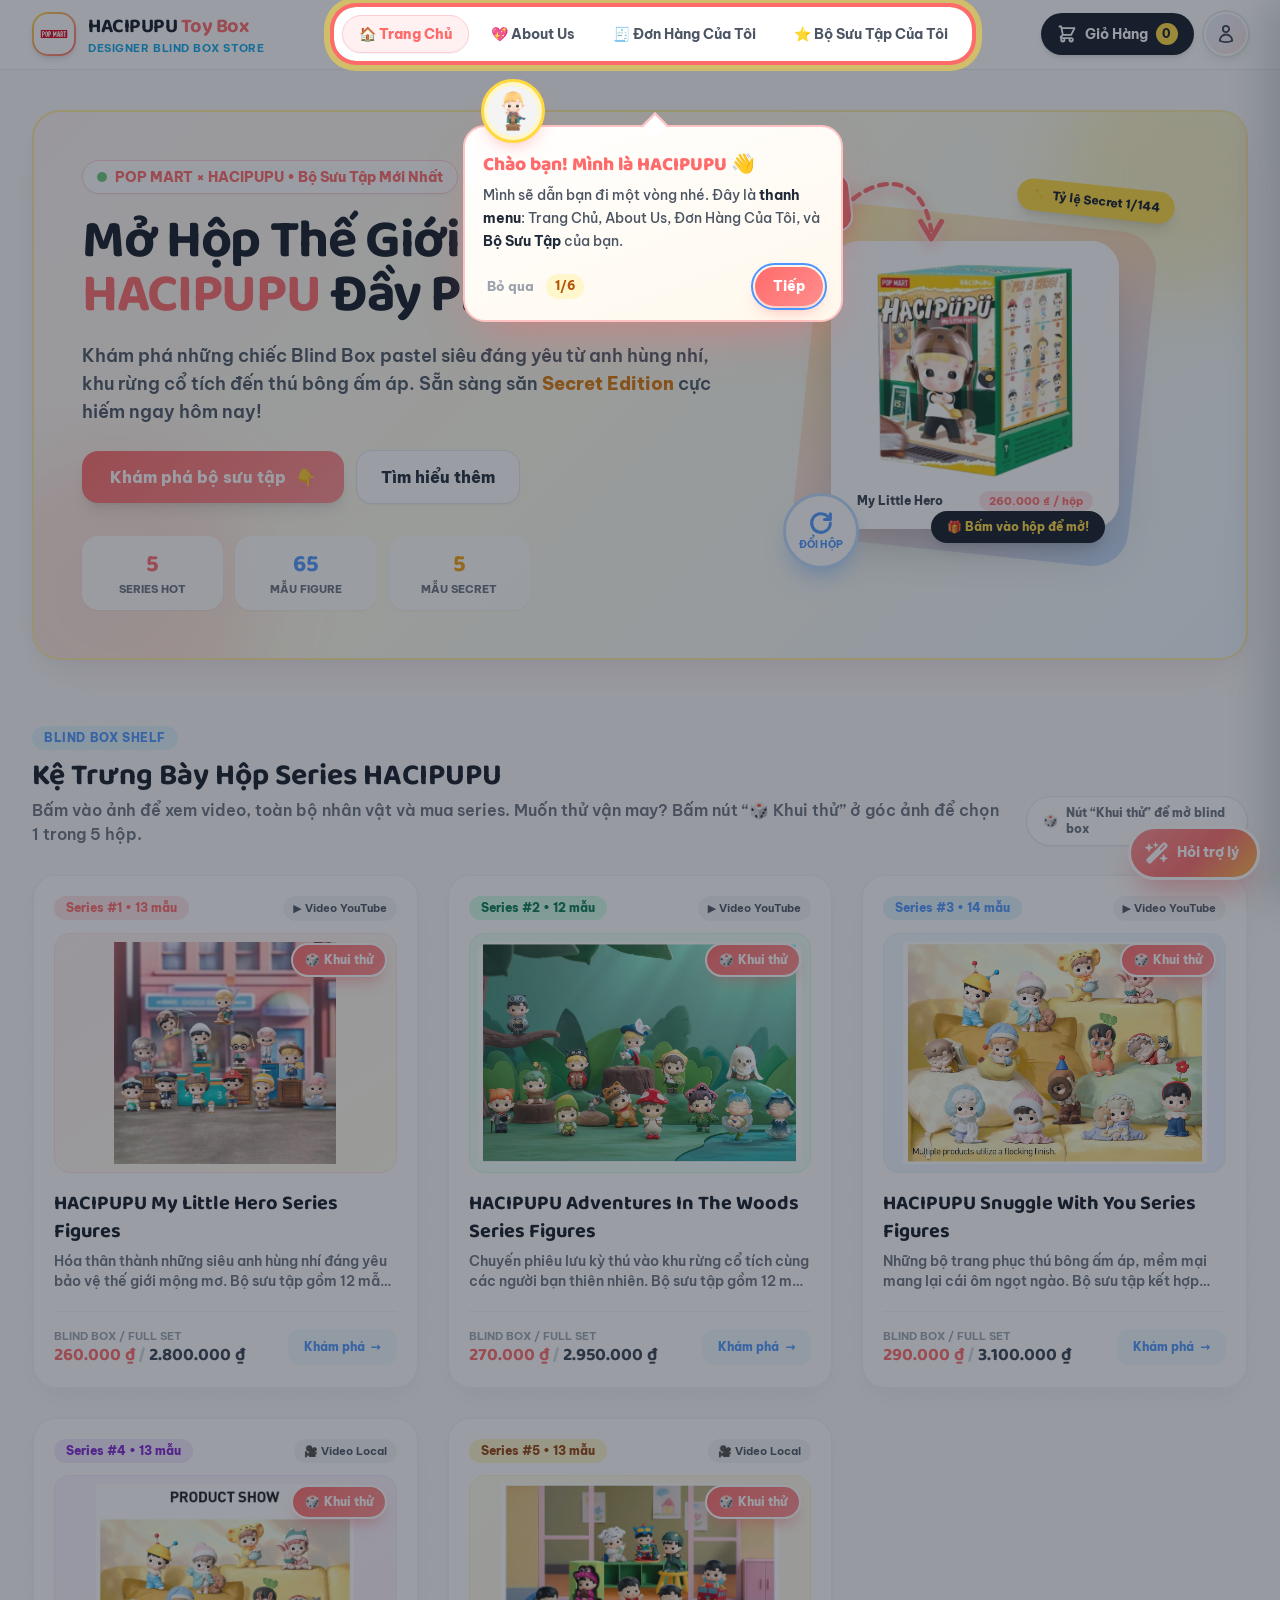
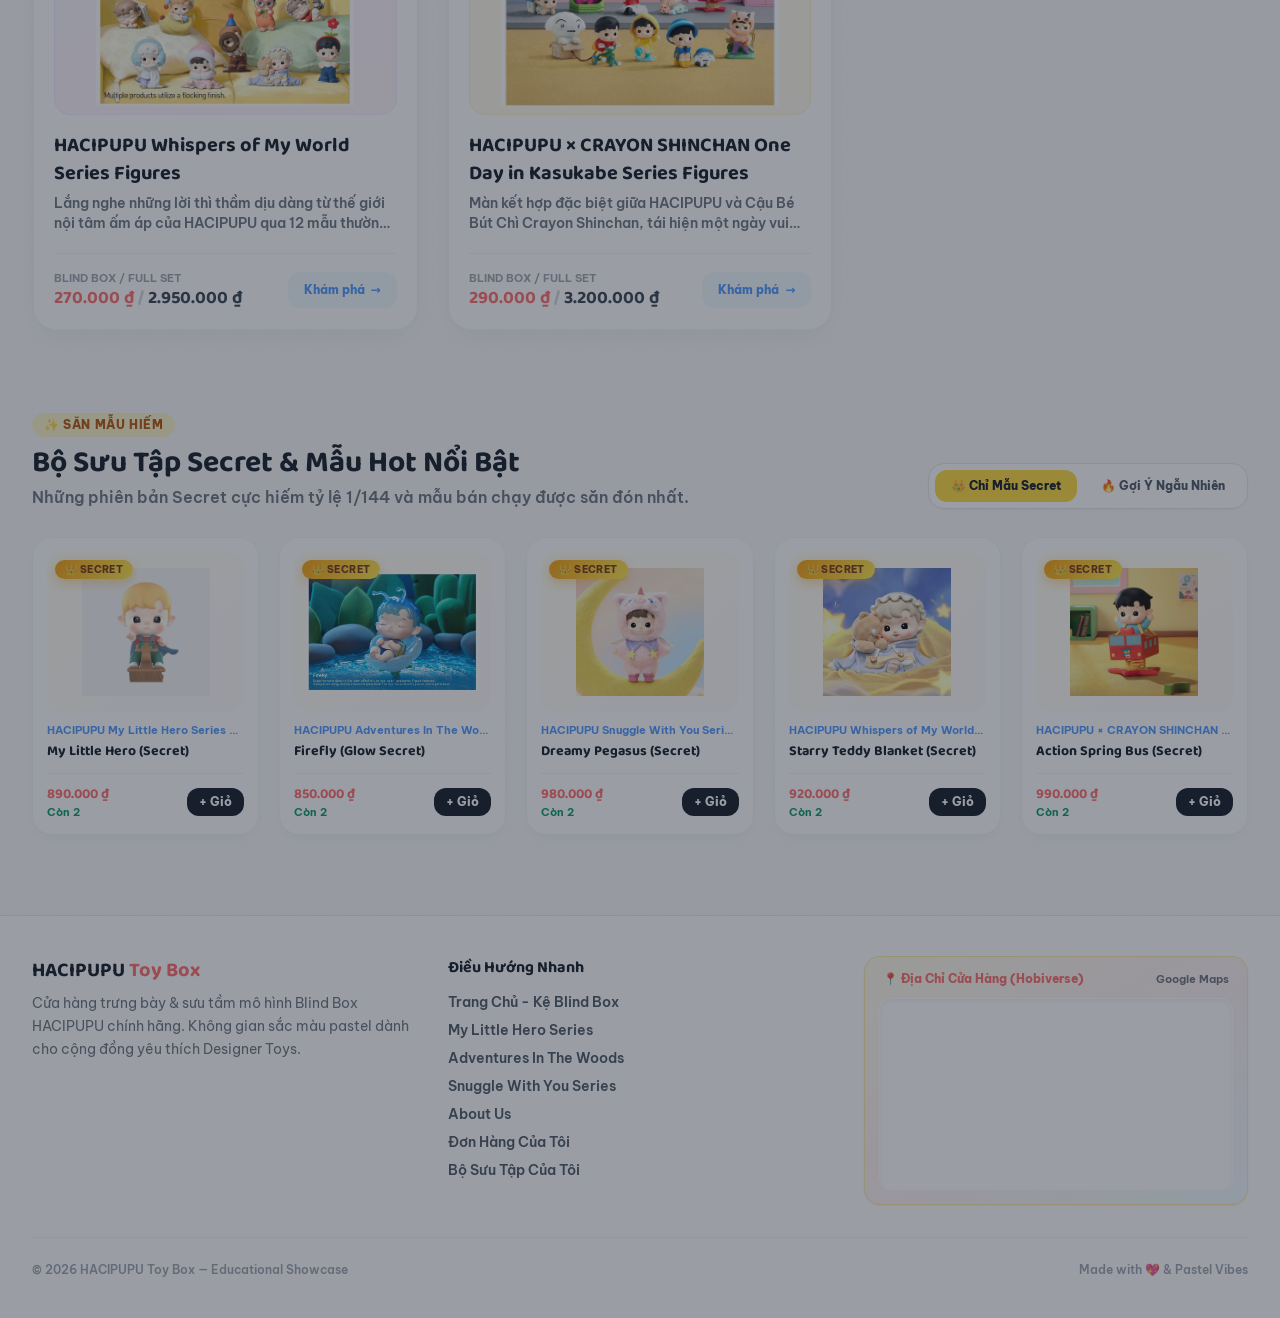
<file: index.html>
<!DOCTYPE html>
<html lang="vi">
<head>
  <meta charset="UTF-8" />
  <meta name="viewport" content="width=device-width, initial-scale=1.0" />
  <title>HACIPUPU Toy Box — Cửa Hàng Blind Box Chính Hãng</title>
  <link rel="icon" href="assets/favicon.svg?v=2" type="image/svg+xml" />
  <link rel="icon" href="assets/favicon-32.png?v=2" type="image/png" sizes="32x32" />
  <link rel="apple-touch-icon" href="assets/apple-touch-icon.png?v=2" />
  <link rel="preconnect" href="https://fonts.googleapis.com" />
  <link rel="preconnect" href="https://fonts.gstatic.com" crossorigin />
  <link href="https://fonts.googleapis.com/css2?family=Baloo+2:wght@600;700;800&family=Be+Vietnam+Pro:wght@400;500;600;700;800&display=swap" rel="stylesheet" />
  <link rel="stylesheet" href="css/styles.css" />
  <!-- Tailwind đã build sẵn (thay cho cdn.tailwindcss.com); đặt sau styles.css để giữ đúng thứ tự ưu tiên như bản CDN -->
  <link rel="stylesheet" href="css/tailwind.css" />
</head>
<body data-page="home" class="bg-toy-dots min-h-screen flex flex-col">
  <div id="site-header"></div>

  <main class="flex-1 max-w-7xl w-full mx-auto px-4 sm:px-6 lg:px-8 pt-6 sm:pt-10">
    <!-- Hero Banner -->
    <section class="hero-gradient rounded-[28px] p-6 sm:p-10 lg:p-12 relative overflow-hidden">
      <div class="absolute -top-16 -right-16 w-64 h-64 rounded-full bg-[#FFD93D]/25 blur-2xl pointer-events-none"></div>
      <div class="absolute -bottom-20 -left-16 w-72 h-72 rounded-full bg-[#FF6B6B]/15 blur-2xl pointer-events-none"></div>

      <div class="grid grid-cols-1 lg:grid-cols-12 gap-8 items-center relative z-10">
        <div class="lg:col-span-7 space-y-5">
          <div class="inline-flex items-center gap-2 px-3.5 py-1.5 rounded-full bg-white/90 border border-rose-200 shadow-sm text-xs sm:text-sm font-extrabold text-[#FF6B6B]">
            <span class="w-2.5 h-2.5 rounded-full bg-[#6BCB77] animate-pulse"></span>
            POP MART × HACIPUPU • Bộ Sưu Tập Mới Nhất
          </div>

          <h1 class="font-display font-bold text-3xl sm:text-5xl lg:text-[54px] text-gray-900 leading-[1.12] tracking-tight">
            Mở Hộp Thế Giới <br class="hidden sm:block" />
            <span class="text-[#FF6B6B]">HACIPUPU</span> Đầy Phép Màu!
          </h1>

          <p class="text-gray-600 text-base sm:text-lg max-w-2xl leading-relaxed font-semibold">
            Khám phá những chiếc Blind Box pastel siêu đáng yêu từ anh hùng nhí, khu rừng cổ tích đến thú bông ấm áp. Sẵn sàng săn <span class="text-amber-600 font-extrabold">Secret Edition</span> cực hiếm ngay hôm nay!
          </p>

          <div class="flex flex-wrap items-center gap-3 pt-1">
            <a
              href="#series-shelf"
              class="inline-flex items-center gap-2.5 px-7 py-3.5 rounded-2xl btn-coral font-extrabold text-base shadow-lg"
            >
              <span>Khám phá bộ sưu tập</span>
              <span>👇</span>
            </a>
            <a
              href="about.html"
              class="inline-flex items-center gap-2 px-6 py-3.5 rounded-2xl bg-white hover:bg-gray-50 text-gray-800 border border-gray-200 font-extrabold text-base shadow-sm transition"
            >
              <span>Tìm hiểu thêm</span>
            </a>
          </div>

          <div id="hero-stats" class="grid grid-cols-3 gap-3 pt-3 max-w-md">
            <div class="bg-white/85 rounded-2xl p-3 border border-white shadow-sm text-center">
              <div id="stat-series-count" class="font-display font-bold text-xl sm:text-2xl text-[#FF6B6B]">5</div>
              <div class="text-[11px] font-extrabold text-gray-500 uppercase">Series Hot</div>
            </div>
            <div class="bg-white/85 rounded-2xl p-3 border border-white shadow-sm text-center">
              <div id="stat-figure-count" class="font-display font-bold text-xl sm:text-2xl text-[#4D96FF]">65</div>
              <div class="text-[11px] font-extrabold text-gray-500 uppercase">Mẫu Figure</div>
            </div>
            <div class="bg-white/85 rounded-2xl p-3 border border-white shadow-sm text-center">
              <div id="stat-secret-count" class="font-display font-bold text-xl sm:text-2xl text-amber-500">5</div>
              <div class="text-[11px] font-extrabold text-gray-500 uppercase">Mẫu Secret</div>
            </div>
          </div>
        </div>

        <div class="lg:col-span-5 flex items-center justify-center">
          <div class="relative w-full max-w-sm aspect-square flex items-center justify-center">
            <div class="absolute inset-6 rounded-[36px] bg-gradient-to-br from-[#FFD93D]/40 via-[#FF6B6B]/20 to-[#4D96FF]/30 rotate-6"></div>

            <!-- Mũi tên chỉ vào hộp: làm nổi bật tính năng mở thử blind box -->
            <div class="hero-arrow" aria-hidden="true">
              <span class="hero-arrow-label">Thử mở<br />blind box ngay!</span>
              <!-- Mũi tên đi ra từ cạnh phải nhãn, vòng lên rồi cắm thẳng xuống hộp -->
              <svg class="hero-arrow-svg" viewBox="0 0 120 90" fill="none">
                <path d="M6 30 C 40 2, 86 4, 96 66" stroke="currentColor" stroke-width="5" stroke-linecap="round" stroke-dasharray="9 8" />
                <path d="M84 56 L96 76 L108 56" stroke="currentColor" stroke-width="6" stroke-linecap="round" stroke-linejoin="round" />
              </svg>
            </div>

            <button
              type="button"
              data-hero-open-box
              class="hero-open-box relative z-10 w-64 sm:w-72 bg-white rounded-[28px] p-4 shadow-2xl border-2 border-white animate-float text-left"
              aria-label="Mở ngay 1 blind box My Little Hero"
            >
              <img
                id="hero-main-box"
                src="img/HACIPUPU%20My%20Little%20Hero%20Series%20Figures/box-trim.png"
                alt="Hộp blind box My Little Hero"
                class="w-full h-56 object-contain"
                onerror="window.HacipupuApp.handleImgError(this)"
              />
              <div class="mt-2 flex items-center justify-between gap-2 px-2">
                <span id="hero-box-name" class="text-xs font-extrabold text-gray-700 truncate">My Little Hero</span>
                <span id="hero-box-price" class="shrink-0 px-2.5 py-0.5 rounded-full bg-rose-100 text-[#FF6B6B] text-[11px] font-extrabold">Blind Box</span>
              </div>
              <span class="hero-cta-pulse absolute -bottom-4 right-3 whitespace-nowrap px-4 py-2 rounded-full bg-gray-900 text-[#FFD93D] text-xs font-extrabold shadow-lg">
                🎁 Bấm vào hộp để mở!
              </span>
            </button>

            <!-- Nút đổi sang hộp của series khác -->
            <button type="button" id="hero-next-box" class="hero-next-btn" aria-label="Đổi sang hộp series khác" title="Đổi hộp khác">
              <svg viewBox="0 0 24 24" fill="none" stroke="currentColor" stroke-width="2.6" stroke-linecap="round" stroke-linejoin="round" class="w-7 h-7">
                <path d="M20 12a8 8 0 1 1-2.34-5.66" />
                <path d="M20 4v5h-5" />
              </svg>
              <span class="hero-next-label">Đổi hộp</span>
            </button>
            <div class="hidden sm:flex absolute -top-2 -right-2 z-20 px-3.5 py-2 rounded-2xl bg-[#FFD93D] text-gray-900 font-extrabold text-xs shadow-lg rotate-6 items-center gap-1.5">
              <span>✨</span> Tỷ lệ Secret 1/144
            </div>
          </div>
        </div>
      </div>
    </section>

    <!-- Series Showcase Grid -->
    <section id="series-shelf" class="mt-14 sm:mt-16 scroll-mt-24">
      <div class="flex flex-col sm:flex-row sm:items-end justify-between gap-4 mb-7">
        <div>
          <span class="inline-block px-3 py-1 rounded-full bg-sky-100 text-[#4D96FF] text-xs font-extrabold uppercase tracking-wider mb-2">
            Blind Box Shelf
          </span>
          <h2 class="font-display font-bold text-2xl sm:text-3xl text-gray-900">
            Kệ Trưng Bày Hộp Series HACIPUPU
          </h2>
          <p class="text-sm sm:text-base text-gray-500 font-semibold mt-1">
            Bấm vào ảnh để xem video, toàn bộ nhân vật và mua series. Muốn thử vận may? Bấm nút “🎲 Khui thử” ở góc ảnh để chọn 1 trong 5 hộp.
          </p>
        </div>
        <div class="inline-flex items-center gap-2 text-xs font-extrabold text-gray-500 bg-white px-4 py-2 rounded-full border border-gray-200 shadow-sm">
          <span>🎲</span> Nút “Khui thử” để mở blind box
        </div>
      </div>

      <div id="series-grid" class="grid grid-cols-1 sm:grid-cols-2 lg:grid-cols-3 gap-6 sm:gap-7">
        <!-- Skeleton placeholders -->
        <div class="h-96 rounded-3xl bg-white border border-gray-100 animate-pulse"></div>
        <div class="h-96 rounded-3xl bg-white border border-gray-100 animate-pulse"></div>
        <div class="h-96 rounded-3xl bg-white border border-gray-100 animate-pulse"></div>
      </div>
    </section>

    <!-- Featured / Secret Figures Strip -->
    <section class="mt-16 sm:mt-20">
      <div class="flex flex-col sm:flex-row sm:items-end justify-between gap-4 mb-7">
        <div>
          <span class="inline-block px-3 py-1 rounded-full bg-amber-100 text-amber-700 text-xs font-extrabold uppercase tracking-wider mb-2">
            ✨ Săn Mẫu Hiếm
          </span>
          <h2 class="font-display font-bold text-2xl sm:text-3xl text-gray-900">
            Bộ Sưu Tập Secret & Mẫu Hot Nổi Bật
          </h2>
          <p class="text-sm sm:text-base text-gray-500 font-semibold mt-1">
            Những phiên bản Secret cực hiếm tỷ lệ 1/144 và mẫu bán chạy được săn đón nhất.
          </p>
        </div>
        <div class="inline-flex items-center gap-2 bg-white p-1.5 rounded-2xl border border-gray-200 shadow-sm">
          <button
            type="button"
            data-strip-filter="secret"
            class="px-4 py-2 rounded-xl text-xs font-extrabold bg-[#FFD93D] text-gray-900 cursor-pointer transition"
          >👑 Chỉ Mẫu Secret</button>
          <button
            type="button"
            data-strip-filter="popular"
            class="px-4 py-2 rounded-xl text-xs font-extrabold text-gray-600 hover:bg-gray-100 cursor-pointer transition"
          >🔥 Gợi Ý Ngẫu Nhiên</button>
        </div>
      </div>

      <div id="featured-figures-grid" class="grid grid-cols-2 sm:grid-cols-3 lg:grid-cols-5 gap-4 sm:gap-5"></div>
    </section>
  </main>

  <div id="site-footer"></div>

  <script src="data/seed.js"></script>
  <script src="js/store.js"></script>
  <script src="js/app.js"></script>
  <script src="js/ai-config.js"></script>
  <script src="js/chatbot.js"></script>
  <script src="js/tour.js"></script>
  <script src="js/blindbox.js"></script>
  <script src="js/index.js"></script>
</body>
</html>
</file>
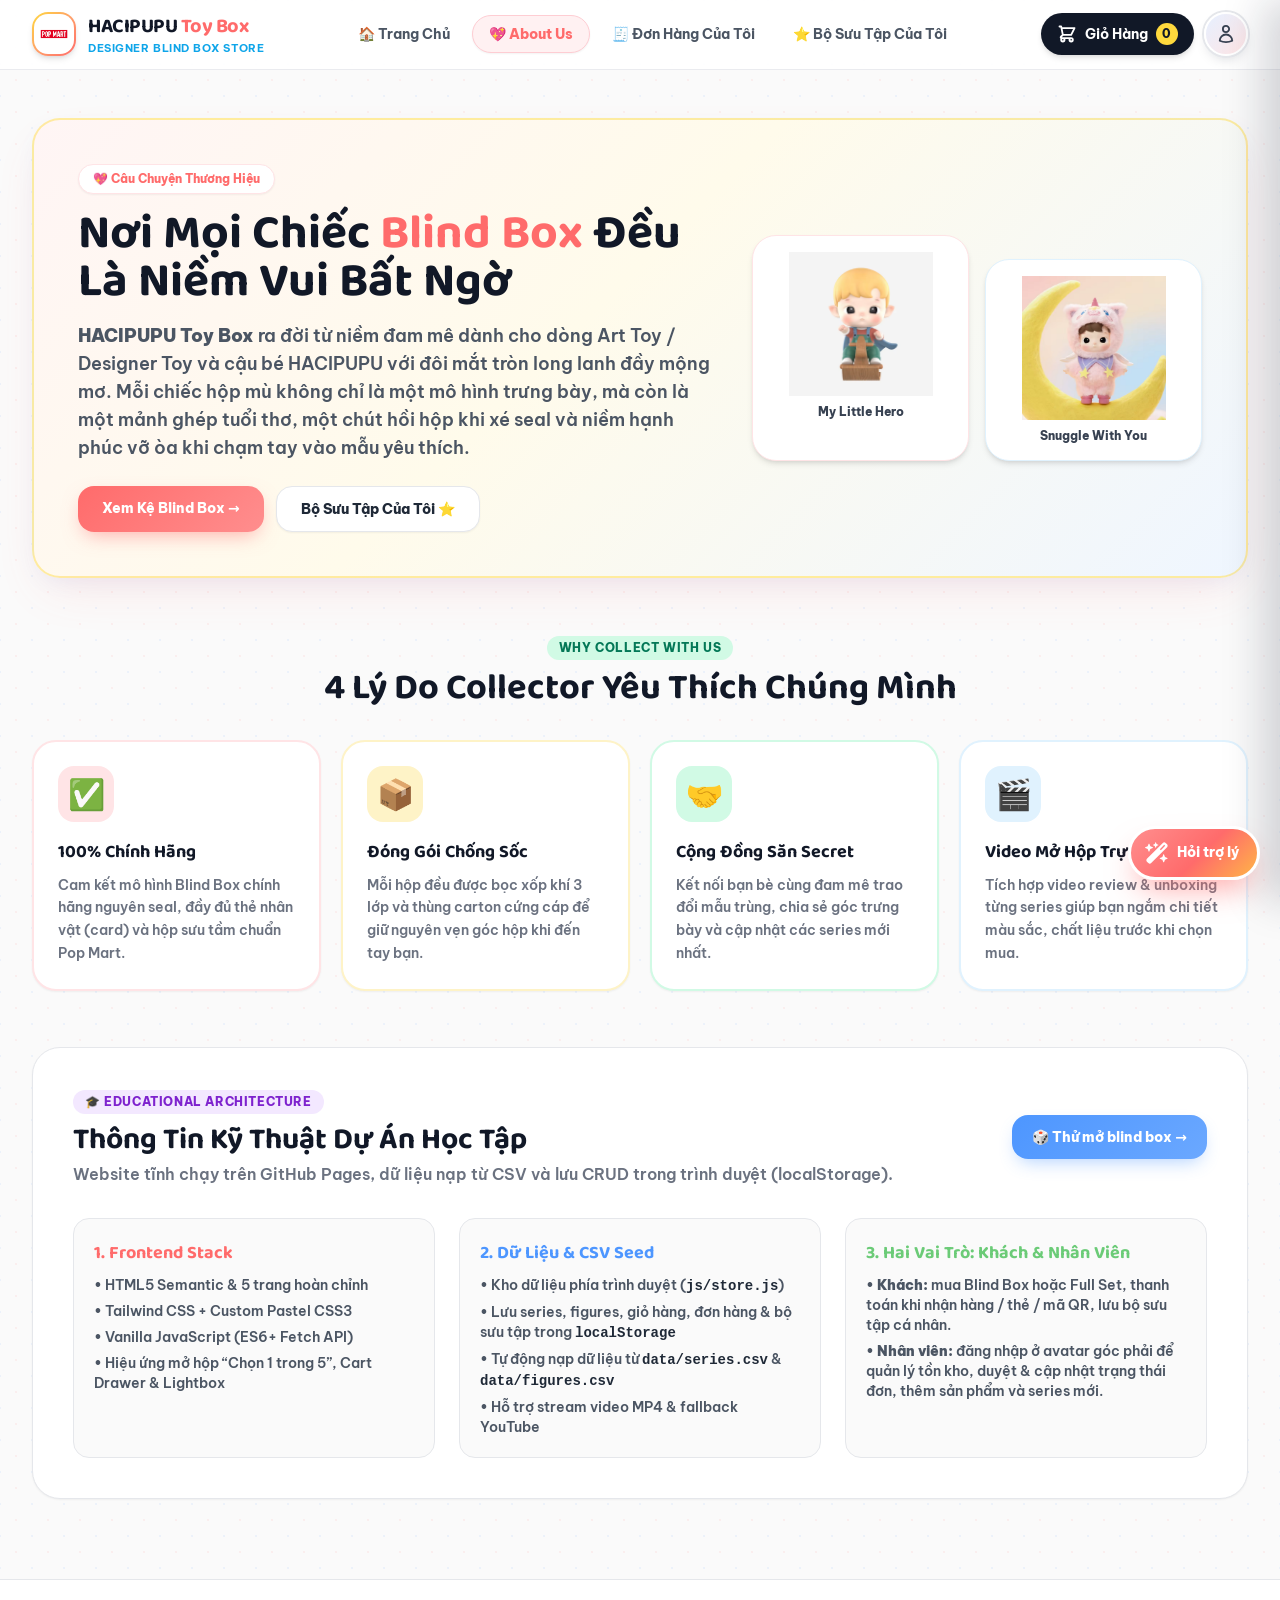
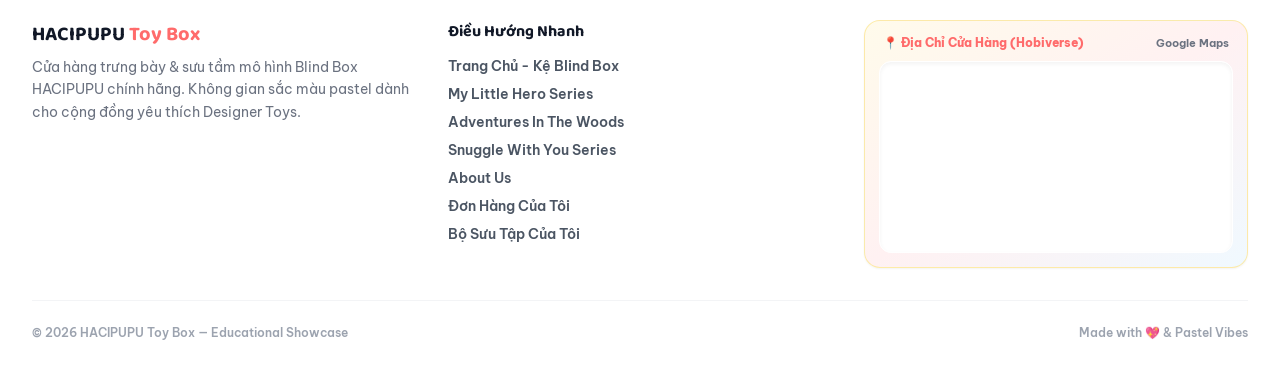
<file: about.html>
<!DOCTYPE html>
<html lang="vi">
<head>
  <meta charset="UTF-8" />
  <meta name="viewport" content="width=device-width, initial-scale=1.0" />
  <title>Về Chúng Tôi — HACIPUPU Toy Box</title>
  <link rel="icon" href="assets/favicon.svg?v=2" type="image/svg+xml" />
  <link rel="icon" href="assets/favicon-32.png?v=2" type="image/png" sizes="32x32" />
  <link rel="apple-touch-icon" href="assets/apple-touch-icon.png?v=2" />
  <link rel="preconnect" href="https://fonts.googleapis.com" />
  <link rel="preconnect" href="https://fonts.gstatic.com" crossorigin />
  <link href="https://fonts.googleapis.com/css2?family=Baloo+2:wght@600;700;800&family=Be+Vietnam+Pro:wght@400;500;600;700;800&display=swap" rel="stylesheet" />
  <link rel="stylesheet" href="css/styles.css" />
  <!-- Tailwind đã build sẵn (thay cho cdn.tailwindcss.com); đặt sau styles.css để giữ đúng thứ tự ưu tiên như bản CDN -->
  <link rel="stylesheet" href="css/tailwind.css" />
</head>
<body data-page="about" class="bg-toy-dots min-h-screen flex flex-col">
  <div id="site-header"></div>

  <main class="flex-1 max-w-7xl w-full mx-auto px-4 sm:px-6 lg:px-8 pt-8 sm:pt-12 space-y-14">
    <!-- Brand Story Banner -->
    <section class="hero-gradient rounded-[28px] p-7 sm:p-11 grid grid-cols-1 lg:grid-cols-12 gap-8 items-center">
      <div class="lg:col-span-7 space-y-4">
        <span class="inline-flex items-center gap-2 px-3.5 py-1.5 rounded-full bg-white text-xs font-extrabold text-[#FF6B6B] shadow-sm border border-rose-100">
          💖 Câu Chuyện Thương Hiệu
        </span>
        <h1 class="font-display font-bold text-3xl sm:text-5xl text-gray-900 leading-tight">
          Nơi Mọi Chiếc <span class="text-[#FF6B6B]">Blind Box</span> Đều Là Niềm Vui Bất Ngờ
        </h1>
        <p class="text-gray-600 text-base sm:text-lg leading-relaxed font-semibold">
          <strong>HACIPUPU Toy Box</strong> ra đời từ niềm đam mê dành cho dòng Art Toy / Designer Toy và cậu bé HACIPUPU với đôi mắt tròn long lanh đầy mộng mơ. Mỗi chiếc hộp mù không chỉ là một mô hình trưng bày, mà còn là một mảnh ghép tuổi thơ, một chút hồi hộp khi xé seal và niềm hạnh phúc vỡ òa khi chạm tay vào mẫu yêu thích.
        </p>
        <div class="flex flex-wrap gap-3 pt-2">
          <a href="index.html" class="px-6 py-3 rounded-2xl btn-coral font-extrabold text-sm">
            Xem Kệ Blind Box →
          </a>
          <a href="collection.html" class="px-6 py-3 rounded-2xl bg-white hover:bg-gray-50 border border-gray-200 text-gray-800 font-extrabold text-sm shadow-sm">
            Bộ Sưu Tập Của Tôi ⭐
          </a>
        </div>
      </div>

      <div class="lg:col-span-5 grid grid-cols-2 gap-4">
        <div class="bg-white rounded-3xl p-4 shadow-md border border-rose-100 animate-float">
          <img
            src="img/HACIPUPU%20My%20Little%20Hero%20Series%20Figures/13.avif"
            alt="HACIPUPU Secret Hero"
            class="w-full h-36 object-contain"
            onerror="window.HacipupuApp.handleImgError(this)"
          />
          <div class="text-center text-xs font-extrabold text-gray-700 mt-2">My Little Hero</div>
        </div>
        <div class="bg-white rounded-3xl p-4 shadow-md border border-sky-100 mt-6 animate-float-delay">
          <img
            src="img/HACIPUPU%20Snuggle%20With%20You%20Series%20Figures/1795419127706_2134e90bbedf5090afd3d165d33266e4.avif"
            alt="HACIPUPU Secret Pegasus"
            class="w-full h-36 object-contain"
            onerror="window.HacipupuApp.handleImgError(this)"
          />
          <div class="text-center text-xs font-extrabold text-gray-700 mt-2">Snuggle With You</div>
        </div>
      </div>
    </section>

    <!-- Why Collect With Us (4 Vibrant Feature Cards) -->
    <section>
      <div class="text-center max-w-2xl mx-auto mb-8">
        <span class="inline-block px-3 py-1 rounded-full bg-emerald-100 text-emerald-700 text-xs font-extrabold uppercase tracking-wider mb-2">
          Why Collect With Us
        </span>
        <h2 class="font-display font-bold text-2xl sm:text-4xl text-gray-900">
          4 Lý Do Collector Yêu Thích Chúng Mình
        </h2>
      </div>

      <div class="grid grid-cols-1 sm:grid-cols-2 lg:grid-cols-4 gap-5">
        <div class="bg-white rounded-3xl p-6 border-2 border-rose-100 shadow-sm hover:-translate-y-1 transition-transform">
          <div class="w-14 h-14 rounded-2xl bg-rose-100 text-3xl flex items-center justify-center mb-4">✅</div>
          <h3 class="font-display font-bold text-lg text-gray-900 mb-2">100% Chính Hãng</h3>
          <p class="text-sm text-gray-500 font-semibold leading-relaxed">
            Cam kết mô hình Blind Box chính hãng nguyên seal, đầy đủ thẻ nhân vật (card) và hộp sưu tầm chuẩn Pop Mart.
          </p>
        </div>

        <div class="bg-white rounded-3xl p-6 border-2 border-amber-100 shadow-sm hover:-translate-y-1 transition-transform">
          <div class="w-14 h-14 rounded-2xl bg-amber-100 text-3xl flex items-center justify-center mb-4">📦</div>
          <h3 class="font-display font-bold text-lg text-gray-900 mb-2">Đóng Gói Chống Sốc</h3>
          <p class="text-sm text-gray-500 font-semibold leading-relaxed">
            Mỗi hộp đều được bọc xốp khí 3 lớp và thùng carton cứng cáp để giữ nguyên vẹn góc hộp khi đến tay bạn.
          </p>
        </div>

        <div class="bg-white rounded-3xl p-6 border-2 border-emerald-100 shadow-sm hover:-translate-y-1 transition-transform">
          <div class="w-14 h-14 rounded-2xl bg-emerald-100 text-3xl flex items-center justify-center mb-4">🤝</div>
          <h3 class="font-display font-bold text-lg text-gray-900 mb-2">Cộng Đồng Săn Secret</h3>
          <p class="text-sm text-gray-500 font-semibold leading-relaxed">
            Kết nối bạn bè cùng đam mê trao đổi mẫu trùng, chia sẻ góc trưng bày và cập nhật các series mới nhất.
          </p>
        </div>

        <div class="bg-white rounded-3xl p-6 border-2 border-sky-100 shadow-sm hover:-translate-y-1 transition-transform">
          <div class="w-14 h-14 rounded-2xl bg-sky-100 text-3xl flex items-center justify-center mb-4">🎬</div>
          <h3 class="font-display font-bold text-lg text-gray-900 mb-2">Video Mở Hộp Trực Quan</h3>
          <p class="text-sm text-gray-500 font-semibold leading-relaxed">
            Tích hợp video review & unboxing từng series giúp bạn ngắm chi tiết màu sắc, chất liệu trước khi chọn mua.
          </p>
        </div>
      </div>
    </section>

    <!-- Educational Project Info -->
    <section class="bg-white rounded-[28px] p-7 sm:p-10 border border-gray-200 shadow-sm">
      <div class="flex flex-col lg:flex-row lg:items-center justify-between gap-6 mb-8">
        <div>
          <span class="inline-block px-3 py-1 rounded-full bg-purple-100 text-purple-700 text-xs font-extrabold uppercase tracking-wider mb-2">
            🎓 Educational Architecture
          </span>
          <h2 class="font-display font-bold text-2xl sm:text-3xl text-gray-900">
            Thông Tin Kỹ Thuật Dự Án Học Tập
          </h2>
          <p class="text-sm sm:text-base text-gray-500 font-semibold mt-1">
            Website tĩnh chạy trên GitHub Pages, dữ liệu nạp từ CSV và lưu CRUD trong trình duyệt (localStorage).
          </p>
        </div>
        <a href="index.html#series-shelf" class="inline-flex items-center gap-2 px-5 py-3 rounded-2xl btn-sky font-extrabold text-sm shrink-0">
          🎲 Thử mở blind box →
        </a>
      </div>

      <div class="grid grid-cols-1 md:grid-cols-3 gap-6">
        <div class="rounded-2xl bg-[#FAFAFA] p-5 border border-gray-200">
          <div class="font-display font-bold text-lg text-[#FF6B6B] mb-2">1. Frontend Stack</div>
          <ul class="space-y-1.5 text-sm text-gray-600 font-semibold">
            <li>• HTML5 Semantic & 5 trang hoàn chỉnh</li>
            <li>• Tailwind CSS + Custom Pastel CSS3</li>
            <li>• Vanilla JavaScript (ES6+ Fetch API)</li>
            <li>• Hiệu ứng mở hộp “Chọn 1 trong 5”, Cart Drawer & Lightbox</li>
          </ul>
        </div>

        <div class="rounded-2xl bg-[#FAFAFA] p-5 border border-gray-200">
          <div class="font-display font-bold text-lg text-[#4D96FF] mb-2">2. Dữ Liệu & CSV Seed</div>
          <ul class="space-y-1.5 text-sm text-gray-600 font-semibold">
            <li>• Kho dữ liệu phía trình duyệt (<code class="font-mono text-gray-800">js/store.js</code>)</li>
            <li>• Lưu series, figures, giỏ hàng, đơn hàng & bộ sưu tập trong <code class="font-mono text-gray-800">localStorage</code></li>
            <li>• Tự động nạp dữ liệu từ <code class="font-mono text-gray-800">data/series.csv</code> & <code class="font-mono text-gray-800">data/figures.csv</code></li>
            <li>• Hỗ trợ stream video MP4 & fallback YouTube</li>
          </ul>
        </div>

        <div class="rounded-2xl bg-[#FAFAFA] p-5 border border-gray-200">
          <div class="font-display font-bold text-lg text-[#6BCB77] mb-2">3. Hai Vai Trò: Khách & Nhân Viên</div>
          <ul class="space-y-1.5 text-sm text-gray-600 font-semibold">
            <li>• <strong>Khách:</strong> mua Blind Box hoặc Full Set, thanh toán khi nhận hàng / thẻ / mã QR, lưu bộ sưu tập cá nhân.</li>
            <li>• <strong>Nhân viên:</strong> đăng nhập ở avatar góc phải để quản lý tồn kho, duyệt & cập nhật trạng thái đơn, thêm sản phẩm và series mới.</li>
          </ul>
        </div>
      </div>
    </section>
  </main>

  <div id="site-footer"></div>
  <script src="data/seed.js"></script>
  <script src="js/store.js"></script>
  <script src="js/app.js"></script>
  <script src="js/ai-config.js"></script>
  <script src="js/chatbot.js"></script>
  <script src="js/tour.js"></script>
</body>
</html>
</file>
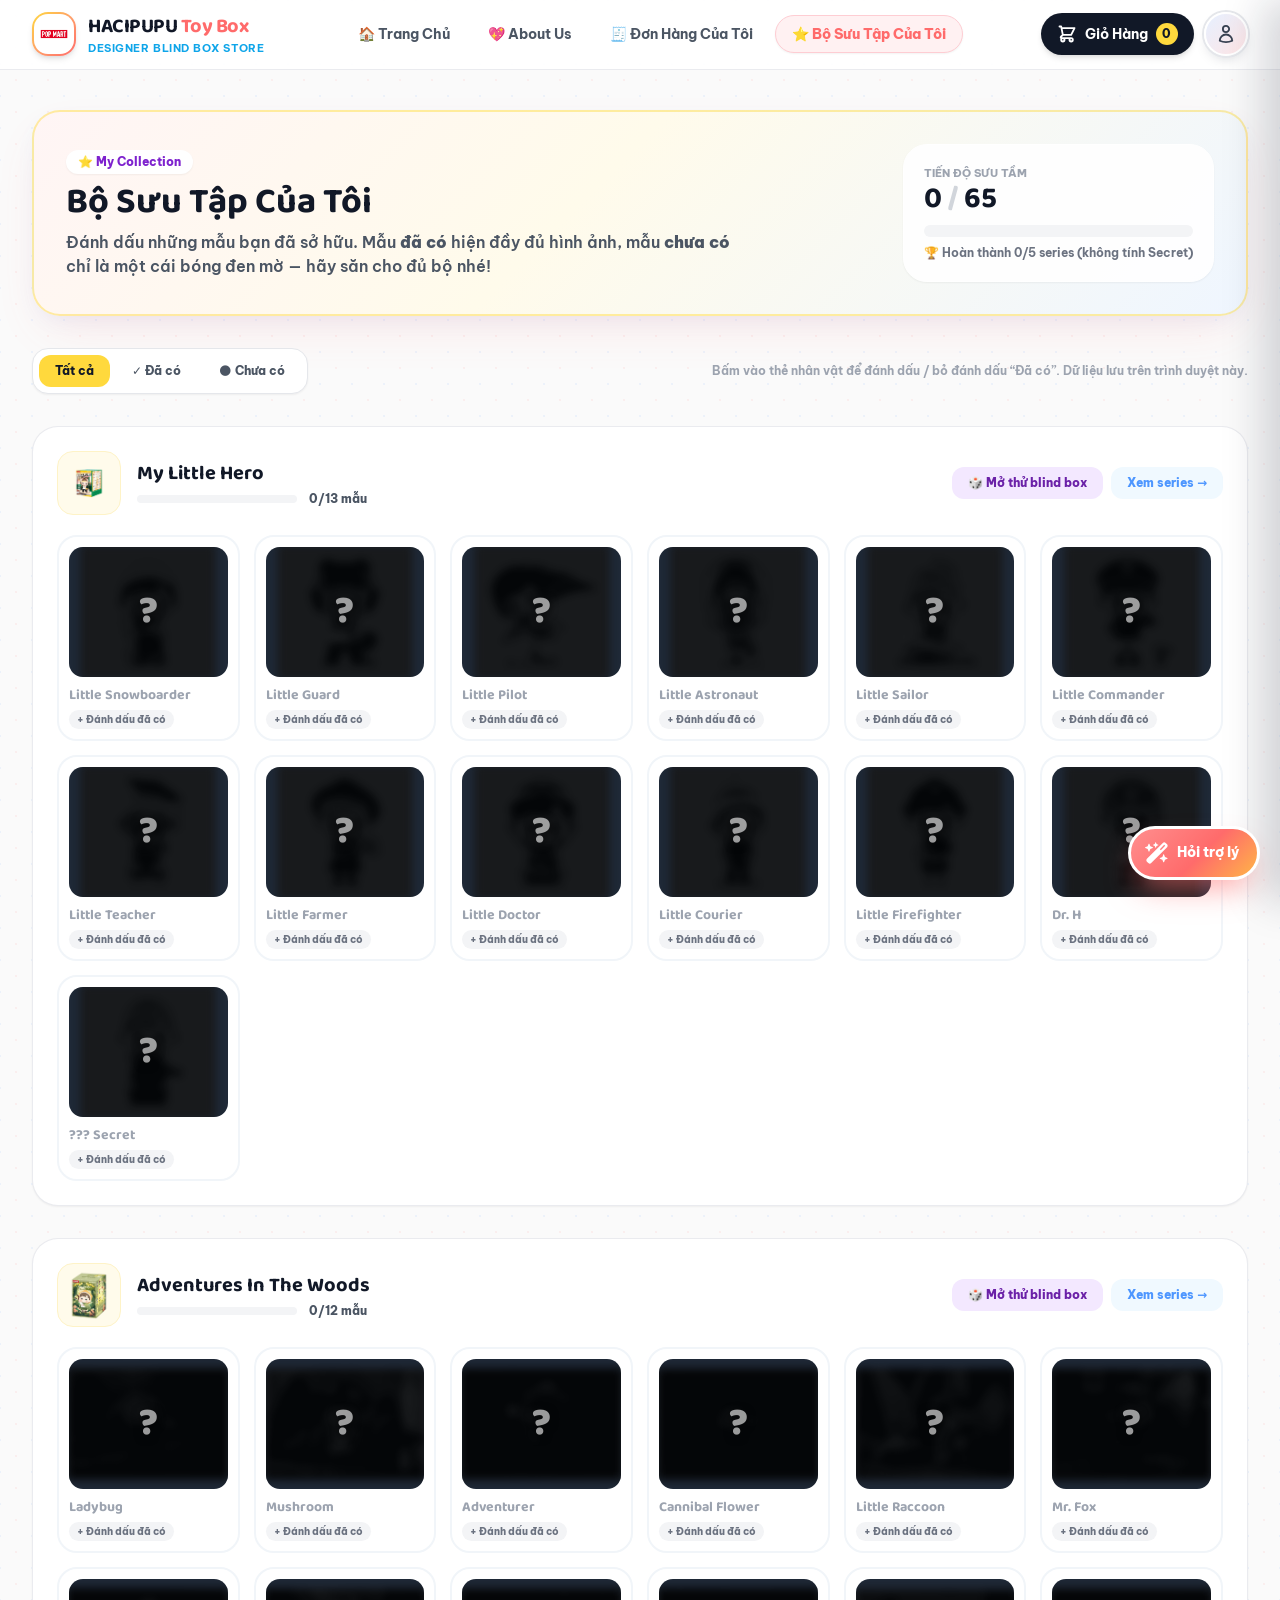
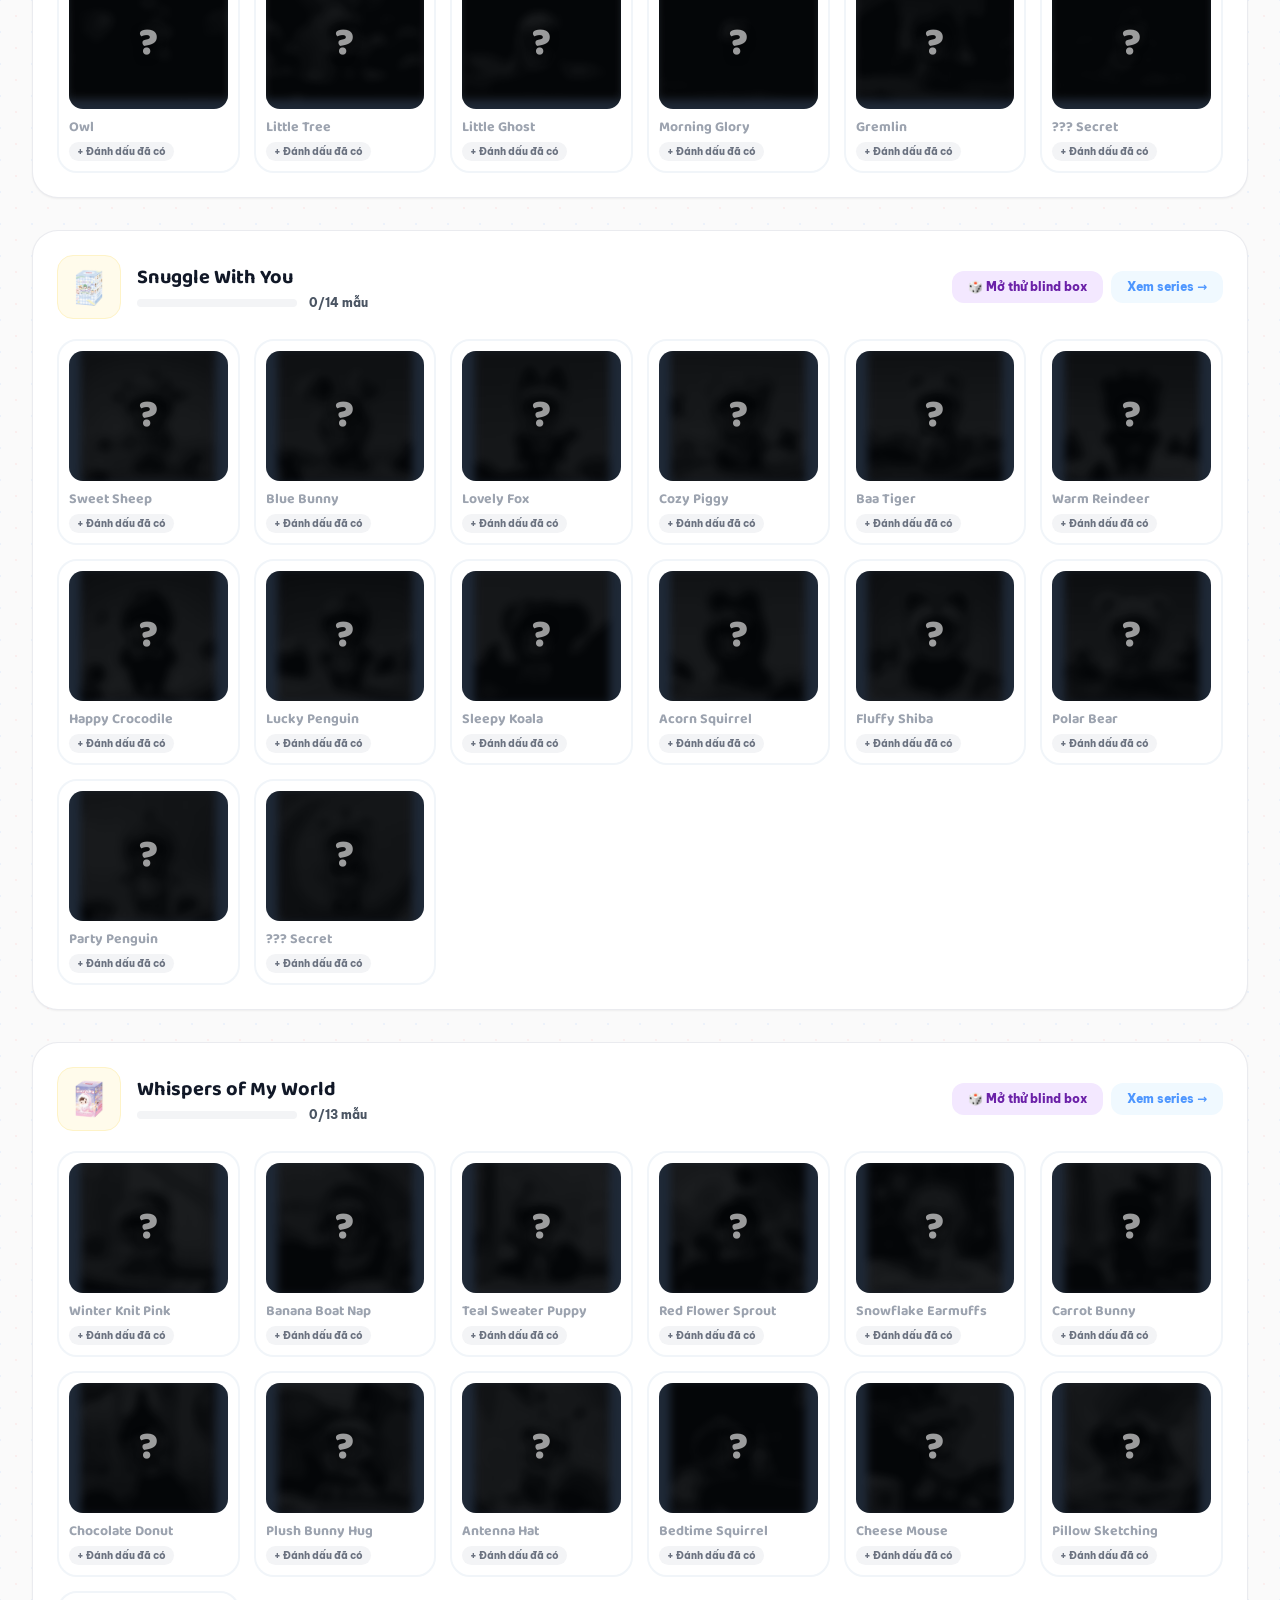
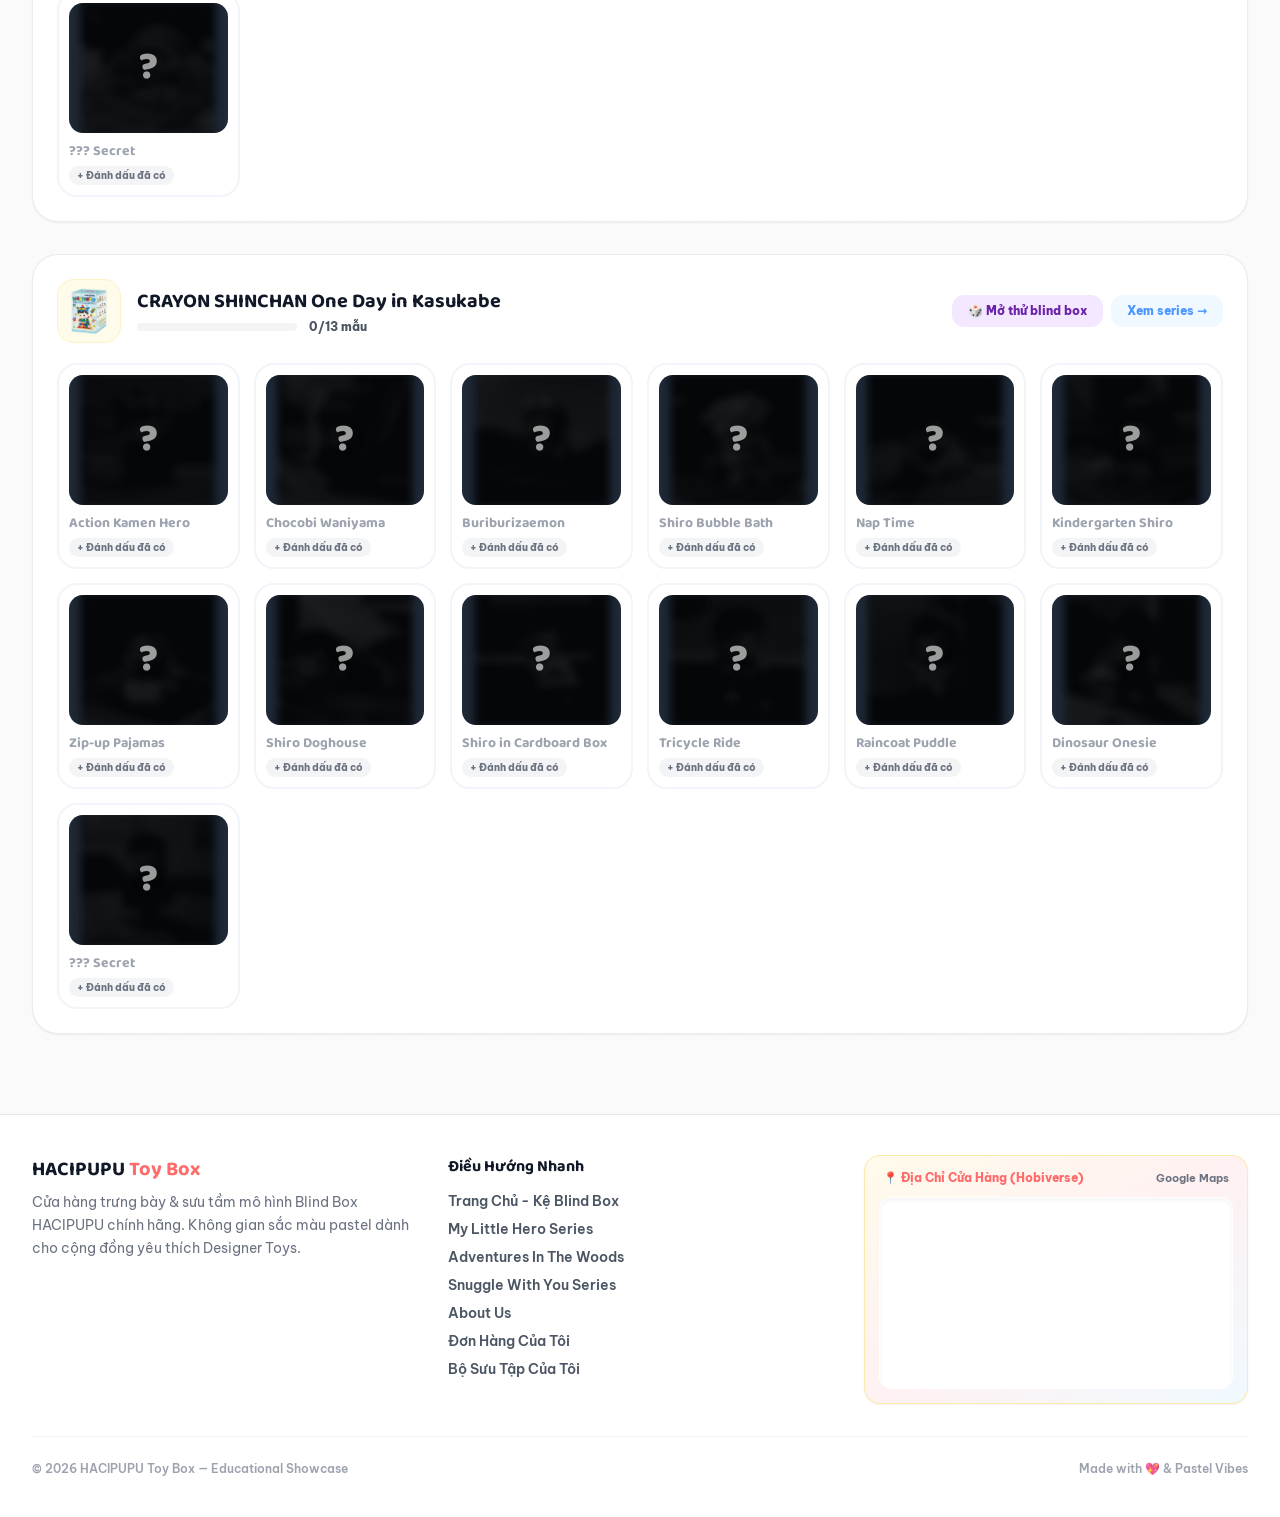
<file: collection.html>
<!DOCTYPE html>
<html lang="vi">
<head>
  <meta charset="UTF-8" />
  <meta name="viewport" content="width=device-width, initial-scale=1.0" />
  <title>Bộ Sưu Tập Của Tôi — HACIPUPU Toy Box</title>
  <link rel="icon" href="assets/favicon.svg?v=2" type="image/svg+xml" />
  <link rel="icon" href="assets/favicon-32.png?v=2" type="image/png" sizes="32x32" />
  <link rel="apple-touch-icon" href="assets/apple-touch-icon.png?v=2" />
  <link rel="preconnect" href="https://fonts.googleapis.com" />
  <link rel="preconnect" href="https://fonts.gstatic.com" crossorigin />
  <link href="https://fonts.googleapis.com/css2?family=Baloo+2:wght@600;700;800&family=Be+Vietnam+Pro:wght@400;500;600;700;800&display=swap" rel="stylesheet" />
  <link rel="stylesheet" href="css/styles.css" />
  <!-- Tailwind đã build sẵn (thay cho cdn.tailwindcss.com); đặt sau styles.css để giữ đúng thứ tự ưu tiên như bản CDN -->
  <link rel="stylesheet" href="css/tailwind.css" />
</head>
<body data-page="collection" class="bg-toy-dots min-h-screen flex flex-col">
  <div id="site-header"></div>

  <main class="flex-1 max-w-7xl w-full mx-auto px-4 sm:px-6 lg:px-8 pt-6 sm:pt-10 space-y-8">
    <section class="hero-gradient rounded-[28px] p-6 sm:p-8 flex flex-col lg:flex-row lg:items-center justify-between gap-6">
      <div class="space-y-2 max-w-2xl">
        <span class="inline-flex items-center gap-1.5 px-3 py-1 rounded-full bg-white text-purple-700 text-xs font-extrabold shadow-sm">⭐ My Collection</span>
        <h1 class="font-display font-bold text-3xl sm:text-4xl text-gray-900">Bộ Sưu Tập Của Tôi</h1>
        <p class="text-sm sm:text-base text-gray-600 font-semibold">
          Đánh dấu những mẫu bạn đã sở hữu. Mẫu <strong>đã có</strong> hiện đầy đủ hình ảnh, mẫu <strong>chưa có</strong> chỉ là một cái bóng đen mờ — hãy săn cho đủ bộ nhé!
        </p>
      </div>
      <div class="bg-white/90 rounded-3xl p-5 border border-white shadow-sm min-w-[260px]">
        <div class="text-[11px] font-extrabold uppercase text-gray-400">Tiến độ sưu tầm</div>
        <div class="font-display font-bold text-3xl text-gray-900"><span id="total-owned">0</span><span class="text-gray-300"> / </span><span id="total-figures">0</span></div>
        <div class="mt-2 h-3 rounded-full bg-gray-100 overflow-hidden">
          <div id="total-bar" class="h-full rounded-full bg-gradient-to-r from-[#FFD93D] via-[#FF6B6B] to-[#A78BFA] transition-all duration-500" style="width:0%"></div>
        </div>
        <div id="total-sets" class="mt-2 text-xs font-bold text-gray-500"></div>
      </div>
    </section>

    <div class="flex flex-wrap items-center justify-between gap-3">
      <div class="inline-flex items-center gap-1.5 bg-white p-1.5 rounded-2xl border border-gray-200 shadow-sm" role="group" aria-label="Lọc mẫu">
        <button type="button" data-coll-filter="all" class="coll-filter px-4 py-2 rounded-xl text-xs font-extrabold cursor-pointer">Tất cả</button>
        <button type="button" data-coll-filter="owned" class="coll-filter px-4 py-2 rounded-xl text-xs font-extrabold cursor-pointer">✓ Đã có</button>
        <button type="button" data-coll-filter="missing" class="coll-filter px-4 py-2 rounded-xl text-xs font-extrabold cursor-pointer">🌑 Chưa có</button>
      </div>
      <p class="text-xs font-bold text-gray-400">Bấm vào thẻ nhân vật để đánh dấu / bỏ đánh dấu “Đã có”. Dữ liệu lưu trên trình duyệt này.</p>
    </div>

    <div id="collection-root" class="space-y-8">
      <div class="h-64 rounded-3xl bg-white border border-gray-100 animate-pulse"></div>
    </div>
  </main>

  <div id="site-footer"></div>

  <script src="data/seed.js"></script>
  <script src="js/store.js"></script>
  <script src="js/app.js"></script>
  <script src="js/ai-config.js"></script>
  <script src="js/chatbot.js"></script>
  <script src="js/tour.js"></script>
  <script src="js/blindbox.js"></script>
  <script src="js/collection.js"></script>
</body>
</html>
</file>
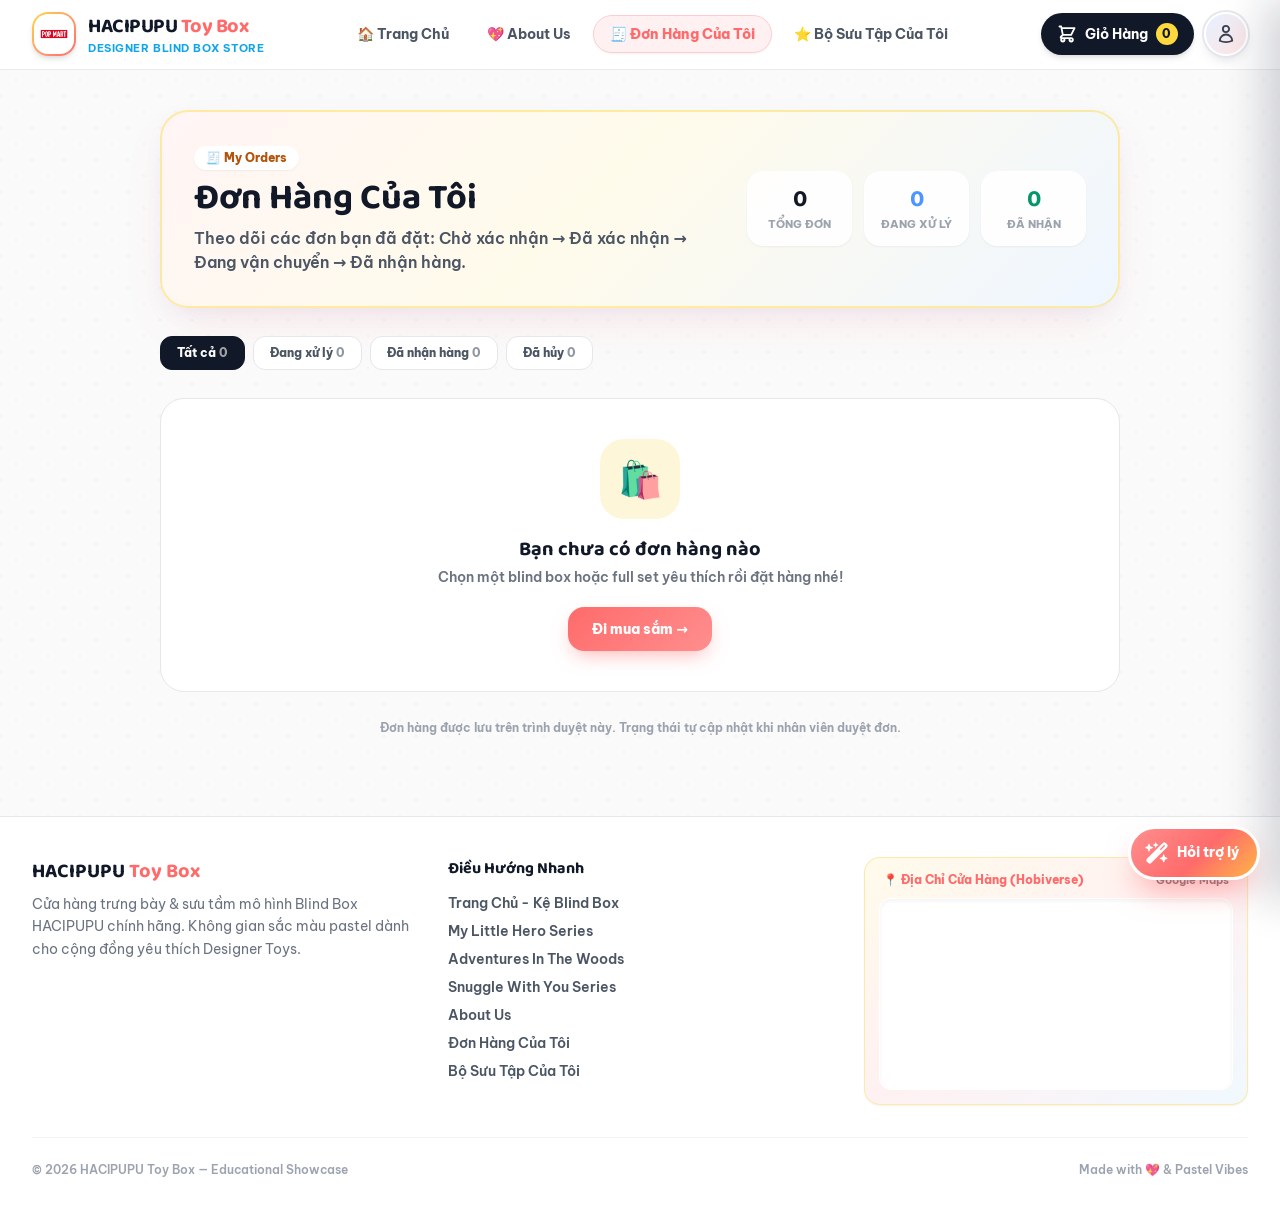
<file: orders.html>
<!DOCTYPE html>
<html lang="vi">
<head>
  <meta charset="UTF-8" />
  <meta name="viewport" content="width=device-width, initial-scale=1.0" />
  <title>Đơn Hàng Của Tôi — HACIPUPU Toy Box</title>
  <link rel="icon" href="assets/favicon.svg?v=2" type="image/svg+xml" />
  <link rel="icon" href="assets/favicon-32.png?v=2" type="image/png" sizes="32x32" />
  <link rel="apple-touch-icon" href="assets/apple-touch-icon.png?v=2" />
  <link rel="preconnect" href="https://fonts.googleapis.com" />
  <link rel="preconnect" href="https://fonts.gstatic.com" crossorigin />
  <link href="https://fonts.googleapis.com/css2?family=Baloo+2:wght@600;700;800&family=Be+Vietnam+Pro:wght@400;500;600;700;800&display=swap" rel="stylesheet" />
  <link rel="stylesheet" href="css/styles.css" />
  <!-- Tailwind đã build sẵn (thay cho cdn.tailwindcss.com); đặt sau styles.css để giữ đúng thứ tự ưu tiên như bản CDN -->
  <link rel="stylesheet" href="css/tailwind.css" />
</head>
<body data-page="my-orders" class="bg-toy-dots min-h-screen flex flex-col">
  <div id="site-header"></div>

  <main class="flex-1 max-w-5xl w-full mx-auto px-4 sm:px-6 lg:px-8 pt-6 sm:pt-10 space-y-7">
    <section class="hero-gradient rounded-[28px] p-6 sm:p-8 flex flex-col md:flex-row md:items-center justify-between gap-5">
      <div class="space-y-2">
        <span class="inline-flex items-center gap-1.5 px-3 py-1 rounded-full bg-white text-amber-700 text-xs font-extrabold shadow-sm">🧾 My Orders</span>
        <h1 class="font-display font-bold text-3xl sm:text-4xl text-gray-900">Đơn Hàng Của Tôi</h1>
        <p class="text-sm sm:text-base text-gray-600 font-semibold max-w-xl">
          Theo dõi các đơn bạn đã đặt: Chờ xác nhận → Đã xác nhận → Đang vận chuyển → Đã nhận hàng.
        </p>
      </div>
      <div class="grid grid-cols-3 gap-3 shrink-0">
        <div class="bg-white/90 rounded-2xl px-4 py-3 text-center border border-white shadow-sm">
          <div id="count-all" class="font-display font-bold text-2xl text-gray-900">0</div>
          <div class="text-[11px] font-extrabold uppercase text-gray-400">Tổng đơn</div>
        </div>
        <div class="bg-white/90 rounded-2xl px-4 py-3 text-center border border-white shadow-sm">
          <div id="count-active" class="font-display font-bold text-2xl text-[#4D96FF]">0</div>
          <div class="text-[11px] font-extrabold uppercase text-gray-400">Đang xử lý</div>
        </div>
        <div class="bg-white/90 rounded-2xl px-4 py-3 text-center border border-white shadow-sm">
          <div id="count-done" class="font-display font-bold text-2xl text-emerald-600">0</div>
          <div class="text-[11px] font-extrabold uppercase text-gray-400">Đã nhận</div>
        </div>
      </div>
    </section>

    <div id="my-order-filters" class="flex flex-wrap gap-2" role="group" aria-label="Lọc đơn hàng"></div>

    <div id="my-orders-list" class="space-y-4">
      <div class="h-48 rounded-3xl bg-white border border-gray-100 animate-pulse"></div>
    </div>

    <p class="text-xs font-bold text-gray-400 text-center">
      Đơn hàng được lưu trên trình duyệt này. Trạng thái tự cập nhật khi nhân viên duyệt đơn.
    </p>
  </main>

  <div id="site-footer"></div>

  <script src="data/seed.js"></script>
  <script src="js/store.js"></script>
  <script src="js/app.js"></script>
  <script src="js/ai-config.js"></script>
  <script src="js/chatbot.js"></script>
  <script src="js/tour.js"></script>
  <script src="js/orders.js"></script>
</body>
</html>
</file>
<file: css/styles.css>
:root {
  --coral: #FF6B6B;
  --coral-soft: #FFE5E5;
  --yellow: #FFD93D;
  --yellow-soft: #FFF6CC;
  --mint: #6BCB77;
  --mint-soft: #E3F9E6;
  --sky: #4D96FF;
  --sky-soft: #E6F0FF;
  --lavender: #A78BFA;
  --lavender-soft: #F3EFFF;
  --bg: #FAFAFA;
  --ink: #1F2937;
  --muted: #6B7280;
  --card-radius: 22px;
}

* {
  box-sizing: border-box;
}

html {
  scroll-behavior: smooth;
}

body {
  margin: 0;
  background-color: var(--bg);
  color: var(--ink);
  font-family: 'Be Vietnam Pro', 'Segoe UI', system-ui, -apple-system, sans-serif;
  -webkit-font-smoothing: antialiased;
  overflow-x: hidden;
}

h1, h2, h3, h4, .font-display {
  font-family: 'Baloo 2', 'Be Vietnam Pro', 'Segoe UI', system-ui, sans-serif;
}

/* Playful dot grid background accent */
.bg-toy-dots {
  background-color: #FAFAFA;
  background-image:
    radial-gradient(rgba(255, 107, 107, 0.08) 1.5px, transparent 1.5px),
    radial-gradient(rgba(77, 150, 255, 0.08) 1.5px, transparent 1.5px);
  background-size: 32px 32px;
  background-position: 0 0, 16px 16px;
}

/* Pastel hero gradient */
.hero-gradient {
  background: linear-gradient(135deg, #FFF5F5 0%, #FFFBEB 45%, #EFF6FF 100%);
  border: 2px solid rgba(255, 217, 61, 0.45);
  box-shadow: 0 20px 50px -15px rgba(255, 107, 107, 0.16), 0 8px 24px -10px rgba(77, 150, 255, 0.14);
}

/* Glass sticky navbar */
.glass-nav {
  background: rgba(255, 255, 255, 0.88);
  backdrop-filter: blur(14px);
  -webkit-backdrop-filter: blur(14px);
  border-bottom: 1.5px solid rgba(229, 231, 235, 0.8);
}

/* Blind Box 3D Hover Tilt Card */
.blind-box-card {
  border-radius: 24px;
  background: #FFFFFF;
  border: 2px solid #F3F4F6;
  box-shadow: 0 10px 30px -10px rgba(17, 24, 39, 0.08);
  transition: transform 0.35s cubic-bezier(0.22, 1, 0.36, 1),
              box-shadow 0.35s cubic-bezier(0.22, 1, 0.36, 1),
              border-color 0.3s ease;
  position: relative;
  overflow: hidden;
  cursor: pointer;
}

.blind-box-card:hover {
  transform: rotate(-2deg) scale(1.03) translateY(-6px);
  box-shadow: 0 24px 44px -12px rgba(255, 107, 107, 0.22), 0 10px 20px -8px rgba(77, 150, 255, 0.18);
  border-color: var(--yellow);
}

.blind-box-card .box-reveal-badge {
  opacity: 0;
  transform: translateY(10px) scale(0.95);
  transition: all 0.28s cubic-bezier(0.22, 1, 0.36, 1);
}

.blind-box-card:hover .box-reveal-badge {
  opacity: 1;
  transform: translateY(0) scale(1);
}

.blind-box-card .box-art {
  transition: transform 0.4s cubic-bezier(0.22, 1, 0.36, 1);
}

.blind-box-card:hover .box-art {
  transform: scale(1.07) rotate(2deg);
}

/* Individual Figure Card */
.figure-card {
  border-radius: 20px;
  background: #FFFFFF;
  border: 1.5px solid #F1F5F9;
  box-shadow: 0 6px 20px -8px rgba(15, 23, 42, 0.07);
  transition: transform 0.25s ease, box-shadow 0.25s ease, border-color 0.25s ease;
}

.figure-card:hover {
  transform: translateY(-4px);
  box-shadow: 0 16px 30px -10px rgba(77, 150, 255, 0.18);
  border-color: #BFDBFE;
}

/* Shimmering Golden SECRET badge */
.secret-badge {
  background: linear-gradient(120deg, #F59E0B, #FDE047, #F59E0B);
  background-size: 200% auto;
  color: #78350F;
  font-weight: 800;
  letter-spacing: 0.04em;
  box-shadow: 0 4px 12px rgba(245, 158, 11, 0.35);
  animation: shimmer 2.5s linear infinite;
}

@keyframes shimmer {
  0% { background-position: 0% center; }
  100% { background-position: 200% center; }
}

/* Gentle floating animation for hero items */
@keyframes floatSlow {
  0%, 100% { transform: translateY(0px) rotate(0deg); }
  50% { transform: translateY(-10px) rotate(2deg); }
}

.animate-float {
  animation: floatSlow 4.2s ease-in-out infinite;
}

.animate-float-delay {
  animation: floatSlow 4.8s ease-in-out 1.1s infinite;
}

/* Responsive 16:9 Media Container */
.video-aspect {
  position: relative;
  width: 100%;
  padding-top: 56.25%;
  border-radius: 20px;
  overflow: hidden;
  background: #111827;
  box-shadow: 0 14px 32px -12px rgba(17, 24, 39, 0.28);
}

.video-aspect iframe,
.video-aspect video {
  position: absolute;
  inset: 0;
  width: 100%;
  height: 100%;
  border: 0;
  object-fit: cover;
}

/* Slide-over Cart Drawer */
.cart-backdrop {
  position: fixed;
  inset: 0;
  background: rgba(17, 24, 39, 0.45);
  backdrop-filter: blur(4px);
  z-index: 60;
  opacity: 0;
  pointer-events: none;
  transition: opacity 0.25s ease;
}

.cart-backdrop.open {
  opacity: 1;
  pointer-events: auto;
}

.cart-drawer {
  position: fixed;
  top: 0;
  right: 0;
  height: 100%;
  width: min(440px, 100vw);
  background: #FFFFFF;
  z-index: 70;
  box-shadow: -16px 0 40px rgba(15, 23, 42, 0.18);
  transform: translateX(100%);
  transition: transform 0.32s cubic-bezier(0.22, 1, 0.36, 1);
  display: flex;
  flex-direction: column;
}

.cart-drawer.open {
  transform: translateX(0);
}

/* Lightbox / Modals */
.modal-overlay {
  position: fixed;
  inset: 0;
  background: rgba(17, 24, 39, 0.62);
  backdrop-filter: blur(6px);
  z-index: 80;
  display: none;
  align-items: center;
  justify-content: center;
  padding: 16px;
}

.modal-overlay.open {
  display: flex;
  animation: fadeIn 0.2s ease;
}

@keyframes fadeIn {
  from { opacity: 0; }
  to { opacity: 1; }
}

/* Toast Notifications */
.toast-stack {
  position: fixed;
  bottom: 96px; /* chừa chỗ cho nút Trợ lý ở góc phải dưới */
  right: 24px;
  z-index: 95;
  display: flex;
  flex-direction: column;
  gap: 10px;
  pointer-events: none;
}

.toast-item {
  pointer-events: auto;
  min-width: 260px;
  max-width: 360px;
  border-radius: 16px;
  padding: 12px 16px;
  background: #FFFFFF;
  color: var(--ink);
  box-shadow: 0 16px 32px -8px rgba(15, 23, 42, 0.22);
  border-left: 5px solid var(--mint);
  display: flex;
  align-items: center;
  gap: 10px;
  font-size: 0.92rem;
  font-weight: 700;
  animation: slideUpToast 0.28s cubic-bezier(0.22, 1, 0.36, 1);
}

.toast-item.error {
  border-left-color: var(--coral);
}

.toast-item.info {
  border-left-color: var(--sky);
}

@keyframes slideUpToast {
  from { opacity: 0; transform: translateY(16px) scale(0.96); }
  to { opacity: 1; transform: translateY(0) scale(1); }
}

/* Custom buttons */
.btn-coral {
  background: linear-gradient(135deg, #FF6B6B, #FF8E8E);
  color: #FFFFFF;
  box-shadow: 0 8px 20px -6px rgba(255, 107, 107, 0.55);
  transition: transform 0.18s ease, box-shadow 0.18s ease, filter 0.18s ease;
}

.btn-coral:hover:not(:disabled) {
  transform: translateY(-2px);
  box-shadow: 0 12px 24px -6px rgba(255, 107, 107, 0.65);
  filter: brightness(1.03);
}

.btn-sky {
  background: linear-gradient(135deg, #4D96FF, #6BA8FF);
  color: #FFFFFF;
  box-shadow: 0 8px 18px -6px rgba(77, 150, 255, 0.45);
  transition: transform 0.18s ease, box-shadow 0.18s ease;
}

.btn-sky:hover:not(:disabled) {
  transform: translateY(-1px);
  box-shadow: 0 10px 22px -6px rgba(77, 150, 255, 0.55);
}

button:disabled {
  opacity: 0.52;
  cursor: not-allowed;
}

/* Subtle custom scrollbar */
::-webkit-scrollbar {
  width: 8px;
  height: 8px;
}

::-webkit-scrollbar-track {
  background: #F3F4F6;
}

::-webkit-scrollbar-thumb {
  background: #CBD5E1;
  border-radius: 999px;
}

::-webkit-scrollbar-thumb:hover {
  background: #94A3B8;
}

/* ===================== Tài khoản (avatar góc phải) ===================== */
.account-avatar {
  position: relative;
  width: 44px;
  height: 44px;
  border-radius: 999px;
  display: inline-flex;
  align-items: center;
  justify-content: center;
  background: linear-gradient(135deg, #E6F0FF, #FFE5E5);
  color: #374151;
  border: 2px solid #FFFFFF;
  box-shadow: 0 0 0 2px #E5E7EB, 0 6px 14px -6px rgba(15, 23, 42, 0.25);
  cursor: pointer;
  transition: transform 0.18s ease, box-shadow 0.18s ease;
}
.account-avatar:hover { transform: translateY(-1px); box-shadow: 0 0 0 2px var(--sky), 0 8px 18px -6px rgba(77, 150, 255, 0.4); }
.account-avatar.is-staff { background: linear-gradient(135deg, #6BCB77, #34D399); color: #FFFFFF; box-shadow: 0 0 0 2px #A7F3D0, 0 6px 14px -6px rgba(16, 185, 129, 0.5); }
.account-dot { position: absolute; right: -1px; bottom: -1px; width: 12px; height: 12px; border-radius: 999px; background: #10B981; border: 2px solid #FFFFFF; }

.account-menu {
  position: absolute;
  right: 0;
  top: calc(100% + 10px);
  width: 250px;
  background: #FFFFFF;
  border-radius: 18px;
  border: 1px solid #E5E7EB;
  box-shadow: 0 20px 40px -12px rgba(15, 23, 42, 0.25);
  overflow: hidden;
  z-index: 60;
  animation: fadeIn 0.15s ease;
}
.account-menu-item { display: block; padding: 11px 16px; font-size: 0.875rem; font-weight: 700; color: #374151; cursor: pointer; }
.account-menu-item:hover { background: #FFF5F5; color: var(--coral); }

/* ===================== Thanh toán ===================== */
.pay-option {
  display: flex;
  flex-direction: column;
  align-items: center;
  gap: 2px;
  padding: 10px 6px;
  border-radius: 14px;
  border: 2px solid #E5E7EB;
  background: #FFFFFF;
  font-size: 0.75rem;
  font-weight: 800;
  color: #4B5563;
  text-align: center;
  cursor: pointer;
  transition: border-color 0.15s ease, background 0.15s ease;
}
.pay-option:hover { border-color: #BFDBFE; }
.pay-option.active { border-color: var(--sky); background: var(--sky-soft); color: #1D4ED8; }
.pay-option:focus-within { outline: 2px solid var(--sky); outline-offset: 2px; }
.pay-panel { border-radius: 14px; background: #FFFFFF; border: 1px dashed #CBD5E1; padding: 12px; font-size: 0.8rem; font-weight: 600; color: #4B5563; }
.qr-box { width: 180px; height: 180px; background: #FFFFFF; border-radius: 14px; border: 1px solid #E5E7EB; padding: 6px; }
.qr-box svg { width: 100%; height: 100%; display: block; }
.qr-fallback { height: 100%; display: flex; flex-direction: column; align-items: center; justify-content: center; font-weight: 800; font-size: 2rem; color: #9CA3AF; }
.qr-fallback span { font-size: 0.7rem; }

/* ===================== Blind box: chọn 1 trong 5 hộp ===================== */
.bb-panel {
  position: relative;
  width: min(860px, 100%);
  max-height: 94vh;
  overflow-y: auto;
  border-radius: 30px;
  background: linear-gradient(160deg, #FFF5F5 0%, #FFFBEB 45%, #F3EFFF 100%);
  border: 2px solid #FFFFFF;
  box-shadow: 0 30px 80px -20px rgba(17, 24, 39, 0.5);
}
.bb-stage { position: relative; min-height: 320px; margin: 18px 20px 20px; display: flex; align-items: center; justify-content: center; overflow: hidden; border-radius: 24px; }
.bb-boxes { position: relative; z-index: 2; display: flex; flex-wrap: wrap; justify-content: center; gap: 14px; padding: 24px 8px 36px; }
.bb-box {
  position: relative;
  width: 132px;
  height: 160px;
  border-radius: 20px;
  background: #FFFFFF;
  border: 3px solid transparent;
  box-shadow: 0 12px 24px -12px rgba(17, 24, 39, 0.35);
  padding: 10px;
  cursor: pointer;
  animation: bbFloat 3.2s ease-in-out infinite;
  animation-delay: calc(var(--i) * -0.6s);
  transition: transform 0.3s cubic-bezier(0.22, 1, 0.36, 1), opacity 0.3s ease, border-color 0.2s ease, filter 0.3s ease;
}
.bb-box img { width: 100%; height: 100%; object-fit: contain; pointer-events: none; user-select: none; }
.bb-box.has-label { height: 196px; display: flex; flex-direction: column; gap: 6px; padding: 14px 12px 10px; }
.bb-box.has-label img { flex: 1; min-height: 0; height: auto; }
.bb-box-label { min-height: 2.4em; }
.bb-box-label { display: block; font-size: 0.7rem; font-weight: 800; line-height: 1.2; color: #374151; text-align: center; overflow: hidden; display: -webkit-box; -webkit-line-clamp: 2; -webkit-box-orient: vertical; }
.hero-open-box { cursor: pointer; }
.hero-open-box:hover { box-shadow: 0 0 0 3px #FFD93D, 0 25px 50px -12px rgba(0, 0, 0, 0.25); }
.hero-open-box:focus-visible { outline: 3px solid #4D96FF; outline-offset: 4px; }

/* Mũi tên chỉ vào hộp ở banner */
.hero-arrow { position: absolute; z-index: 30; left: -44px; top: -30px; display: flex; flex-direction: row; align-items: flex-start; color: var(--coral); pointer-events: none; animation: heroArrowNudge 1.4s ease-in-out infinite; }
.hero-arrow-label {
  font-family: 'Baloo 2', sans-serif; font-weight: 800; font-size: 1.15rem; line-height: 1.1;
  color: #FFFFFF; background: var(--coral); padding: 8px 14px; border-radius: 16px; border: 2px solid #FFFFFF;
  box-shadow: 0 10px 22px -6px rgba(255, 107, 107, 0.7); transform: rotate(-6deg);
}
/* Mũi tên đủ dài để đầu mũi tên nằm bên trong hộp */
.hero-arrow-svg { width: 104px; height: 78px; margin: -6px 0 0 -4px; flex-shrink: 0; filter: drop-shadow(0 3px 4px rgba(255, 255, 255, 0.9)) drop-shadow(0 3px 6px rgba(255, 107, 107, 0.45)); }
@media (min-width: 1280px) {
  .hero-arrow { left: -92px; top: -14px; }
}

/* Nút vòng tròn đổi hộp (thay cho ảnh hộp nhỏ) */
.hero-next-btn {
  position: absolute; left: 0; bottom: 8px; z-index: 25;
  width: 76px; height: 76px; border-radius: 999px;
  display: flex; flex-direction: column; align-items: center; justify-content: center; gap: 1px;
  background: #FFFFFF; color: var(--sky);
  border: 3px solid #BFDBFE;
  box-shadow: 0 14px 26px -10px rgba(77, 150, 255, 0.55);
  cursor: pointer; transition: transform 0.2s ease, background 0.2s ease, color 0.2s ease, border-color 0.2s ease;
}
.hero-next-btn:hover { background: var(--sky); color: #FFFFFF; border-color: var(--sky); transform: scale(1.06); }
.hero-next-btn:focus-visible { outline: 3px solid #FFD93D; outline-offset: 3px; }
@media (max-width: 639px) {
  .hero-next-btn { width: 58px; height: 58px; left: -8px; bottom: -6px; }
  .hero-next-btn svg { width: 22px; height: 22px; }
  #hero-box-name { padding-left: 1.75rem; }
  .hero-arrow { left: -4px; }
  .hero-arrow-label { font-size: 1rem; }
}
.hero-next-label { font-size: 0.62rem; font-weight: 800; text-transform: uppercase; letter-spacing: 0.02em; }
.hero-next-btn.is-spinning svg { animation: heroSpin 0.5s cubic-bezier(0.22, 1, 0.36, 1); }
@keyframes heroSpin { from { transform: rotate(0); } to { transform: rotate(360deg); } }

/* Nút "Khui thử" ở góc ảnh thẻ series */
.card-unbox-btn {
  position: absolute; top: 10px; right: 10px; z-index: 3;
  display: inline-flex; align-items: center; gap: 4px;
  padding: 6px 12px; border-radius: 999px; border: 2px solid #FFFFFF;
  background: linear-gradient(135deg, #FF6B6B, #FF8E8E); color: #FFFFFF;
  font: inherit; font-size: 0.75rem; font-weight: 800; cursor: pointer;
  box-shadow: 0 8px 16px -6px rgba(255, 107, 107, 0.6);
  transition: transform 0.18s ease, box-shadow 0.18s ease;
}
.card-unbox-btn:hover { transform: translateY(-2px) scale(1.05); box-shadow: 0 12px 20px -6px rgba(255, 107, 107, 0.7); }
.card-unbox-btn:focus-visible { outline: 3px solid #4D96FF; outline-offset: 2px; }

/* Hiệu ứng đổi ảnh hộp */
.hero-swap-out { animation: heroSwapOut 0.18s ease-in forwards; }
.hero-swap-in { animation: heroSwapIn 0.45s cubic-bezier(0.34, 1.56, 0.64, 1); }
@keyframes heroSwapOut { to { opacity: 0; transform: scale(0.7) rotate(-12deg); } }
@keyframes heroSwapIn { from { opacity: 0; transform: scale(0.7) rotate(12deg); } to { opacity: 1; transform: none; } }

/* Hộp duy nhất khi mở ngay từ banner */
.bb-box.bb-box-solo { width: 170px; height: 210px; cursor: default; }
@keyframes heroArrowNudge {
  0%, 100% { transform: translate(0, 0); }
  50% { transform: translate(0, 7px); }
}
.hero-cta-pulse { animation: heroCtaPulse 1.6s ease-in-out infinite; }
@keyframes heroCtaPulse {
  0%, 100% { box-shadow: 0 0 0 0 rgba(255, 217, 61, 0.7), 0 10px 15px -3px rgba(0, 0, 0, 0.2); }
  50% { box-shadow: 0 0 0 10px rgba(255, 217, 61, 0), 0 10px 15px -3px rgba(0, 0, 0, 0.2); }
}
@media (prefers-reduced-motion: reduce) {
  .hero-arrow, .hero-cta-pulse { animation: none; }
}
.bb-box-num { position: absolute; top: -10px; left: -10px; width: 28px; height: 28px; border-radius: 999px; background: #1F2937; color: #FFD93D; font-weight: 800; font-size: 0.8rem; display: flex; align-items: center; justify-content: center; }
.bb-box:hover { border-color: #FFD93D; }
.bb-boxes.has-selection .bb-box:not(.is-selected) { opacity: 0.55; filter: saturate(0.6); transform: scale(0.94); }
.bb-box.is-selected { border-color: var(--coral); animation: none; transform: translateY(-16px) scale(1.08); box-shadow: 0 24px 40px -14px rgba(255, 107, 107, 0.6); }
.bb-box.is-selected::after { content: "Bấm để mở!"; position: absolute; left: 50%; bottom: -30px; transform: translateX(-50%); white-space: nowrap; font-size: 0.72rem; font-weight: 800; color: var(--coral); animation: bbBlink 1s ease-in-out infinite; }
.bb-boxes.is-opening .bb-box:not(.is-chosen) { opacity: 0; transform: scale(0.6) translateY(30px); pointer-events: none; transition-duration: 0.35s; }
/* Hộp được chọn bay vào giữa sân khấu (--dx, --dy tính bằng JS) và to ra một chút */
.bb-boxes.is-opening .bb-box.is-chosen {
  animation: none;
  z-index: 3;
  border-color: #FFD93D;
  transform: translate(var(--dx, 0px), var(--dy, 0px)) scale(1.35);
  box-shadow: 0 0 0 6px rgba(255, 217, 61, 0.35), 0 30px 60px -18px rgba(255, 107, 107, 0.6);
  transition: transform 0.7s cubic-bezier(0.34, 1.3, 0.64, 1), box-shadow 0.7s ease, border-color 0.3s ease;
}
.bb-boxes.is-opening .bb-box.is-chosen::after { display: none; }
.bb-box.bb-shake { animation: bbShake 1.1s cubic-bezier(.36,.07,.19,.97) both; }
.bb-box.bb-burst { animation: bbBurst 0.4s ease-in forwards; }

.bb-rays {
  position: absolute; inset: -50%; z-index: 0; opacity: 0;
  background: repeating-conic-gradient(from 0deg, rgba(255, 217, 61, 0.35) 0deg 10deg, transparent 10deg 20deg);
  transition: opacity 0.4s ease;
}
.bb-stage.is-revealed .bb-rays { opacity: 1; animation: bbSpin 14s linear infinite; }
.bb-stage.is-secret .bb-rays { background: repeating-conic-gradient(from 0deg, rgba(245, 158, 11, 0.55) 0deg 8deg, rgba(253, 224, 71, 0.15) 8deg 16deg); }
.bb-flash { position: absolute; left: 50%; top: 50%; width: 40px; height: 40px; margin: -20px 0 0 -20px; border-radius: 999px; background: radial-gradient(circle, #FFFFFF 0%, rgba(255, 255, 255, 0.85) 40%, rgba(255, 217, 61, 0) 70%); opacity: 0; z-index: 4; pointer-events: none; }
.bb-stage.is-flashing .bb-flash { animation: bbFlash 0.7s ease-out forwards; }

.bb-reveal { position: relative; z-index: 3; text-align: center; padding: 20px; }
.bb-figure { width: 230px; height: 230px; margin: 0 auto; border-radius: 28px; background: #FFFFFF; padding: 12px; box-shadow: 0 24px 50px -16px rgba(17, 24, 39, 0.45); animation: bbPop 0.7s cubic-bezier(0.34, 1.56, 0.64, 1) both; }
.bb-stage.is-secret .bb-figure { box-shadow: 0 0 0 4px #FDE047, 0 0 40px 6px rgba(245, 158, 11, 0.55); }
.bb-figure img { width: 100%; height: 100%; object-fit: contain; }
.bb-name { animation: fadeIn 0.6s ease 0.35s both; }

.bb-confetti { position: absolute; left: 50%; top: 45%; z-index: 5; pointer-events: none; }
.bb-confetti i { position: absolute; left: 0; top: 0; border-radius: 2px; opacity: 0; animation: bbConfetti var(--d) cubic-bezier(0.22, 1, 0.36, 1) forwards; }

@keyframes bbFloat { 0%, 100% { transform: translateY(0) rotate(-1.5deg); } 50% { transform: translateY(-8px) rotate(1.5deg); } }
@keyframes bbBlink { 0%, 100% { opacity: 1; } 50% { opacity: 0.4; } }
@keyframes bbShake {
  0% { transform: translate(var(--dx, 0px), var(--dy, 0px)) scale(1.35) rotate(0); }
  10%, 50% { transform: translate(var(--dx, 0px), var(--dy, 0px)) scale(1.35) rotate(-7deg) translateX(-4px); }
  20%, 60% { transform: translate(var(--dx, 0px), var(--dy, 0px)) scale(1.38) rotate(7deg) translateX(4px); }
  30%, 70% { transform: translate(var(--dx, 0px), var(--dy, 0px)) scale(1.4) rotate(-10deg); }
  40%, 80% { transform: translate(var(--dx, 0px), var(--dy, 0px)) scale(1.42) rotate(10deg); }
  90% { transform: translate(var(--dx, 0px), var(--dy, 0px)) scale(1.48) rotate(-4deg); }
  100% { transform: translate(var(--dx, 0px), var(--dy, 0px)) scale(1.5) rotate(0); }
}
@keyframes bbBurst {
  from { transform: translate(var(--dx, 0px), var(--dy, 0px)) scale(1.5); }
  to { transform: translate(var(--dx, 0px), var(--dy, 0px)) scale(2.1) rotate(8deg); opacity: 0; filter: brightness(2.2) blur(3px); }
}
@keyframes bbFlash { 0% { opacity: 0; transform: scale(0.2); } 30% { opacity: 1; } 100% { opacity: 0; transform: scale(22); } }
@keyframes bbPop { 0% { transform: scale(0.1) rotate(-25deg); opacity: 0; } 100% { transform: scale(1) rotate(0); opacity: 1; } }
@keyframes bbSpin { to { transform: rotate(360deg); } }
@keyframes bbConfetti {
  0% { opacity: 1; transform: translate(0, 0) rotate(0); }
  70% { opacity: 1; }
  100% { opacity: 0; transform: translate(var(--x), calc(var(--y) + 260px)) rotate(var(--r)); }
}

@media (max-width: 640px) {
  .bb-box { width: 96px; height: 118px; }
  .bb-figure { width: 180px; height: 180px; }
}

/* ===================== Bộ sưu tập: mẫu chưa có = bóng đen mờ ===================== */
.collect-card { position: relative; border-radius: 20px; background: #FFFFFF; border: 2px solid #F1F5F9; padding: 10px; transition: transform 0.2s ease, border-color 0.2s ease, box-shadow 0.2s ease; }
.collect-card:hover { transform: translateY(-3px); box-shadow: 0 14px 28px -12px rgba(15, 23, 42, 0.2); }
.collect-card.is-owned { border-color: #A7F3D0; }
.collect-card.is-owned.is-secret { border-color: #FDE047; background: linear-gradient(180deg, #FFFBEB, #FFFFFF); }
.collect-art { position: relative; height: 130px; border-radius: 14px; overflow: hidden; background: #F8FAFC; display: flex; align-items: center; justify-content: center; }
.collect-art img { max-width: 100%; max-height: 100%; object-fit: contain; transition: filter 0.4s ease, opacity 0.4s ease, transform 0.4s ease; }
.collect-card:not(.is-owned) .collect-art { background: #1F2937; }
.collect-card:not(.is-owned) .collect-art img { filter: grayscale(1) brightness(0.22) contrast(1.4) blur(4px); opacity: 0.85; transform: scale(1.04); }
.collect-unknown { position: absolute; inset: 0; display: flex; align-items: center; justify-content: center; font-family: 'Baloo 2', sans-serif; font-weight: 800; font-size: 2.4rem; color: rgba(255, 255, 255, 0.6); text-shadow: 0 2px 8px rgba(0, 0, 0, 0.5); }
.collect-card.is-owned .collect-unknown { display: none; }

/* ===================== Trang nhân viên ===================== */
.admin-label { display: block; font-size: 0.75rem; font-weight: 800; color: #4B5563; margin-bottom: 4px; }
.admin-input { width: 100%; padding: 10px 14px; border-radius: 12px; border: 1px solid #E5E7EB; font-size: 0.875rem; font-weight: 600; }
.admin-input:focus { outline: none; box-shadow: 0 0 0 2px #4D96FF; border-color: transparent; }

@media (prefers-reduced-motion: reduce) {
  .bb-box, .bb-rays, .animate-float, .animate-float-delay { animation: none !important; }
}

/* ===================== Trợ lý HACIPUPU (chat box) ===================== */
.chat-fab {
  position: fixed; right: 20px; bottom: 20px; z-index: 75;
  display: inline-flex; align-items: center; gap: 8px;
  padding: 12px 18px 12px 14px; border-radius: 999px;
  background: linear-gradient(135deg, #FF8E8E, #FF6B6B 55%, #FFB547); color: #FFFFFF;
  font-weight: 800; font-size: 0.9rem; border: 3px solid #FFFFFF;
  box-shadow: 0 16px 32px -10px rgba(255, 107, 107, 0.65);
  cursor: pointer; transition: transform 0.2s ease, opacity 0.2s ease;
}
.chat-fab:hover { transform: translateY(-2px) scale(1.03); }
.chat-fab:focus-visible { outline: 3px solid var(--sky); outline-offset: 3px; }
.chat-fab.hidden-fab { opacity: 0; pointer-events: none; transform: scale(0.8); }
/* Trang nhân viên: chỉ hiện icon, dạng ô vuông bo góc giống icon trên tab */
.chat-fab.chat-fab--icon { width: 54px; height: 54px; padding: 0; justify-content: center; border-radius: 16px; }
.chat-fab.chat-fab--icon .chat-fab-text { display: none; }
.chat-fab-icon { display: inline-flex; animation: chatWiggle 2.4s ease-in-out infinite; }
@keyframes chatWiggle { 0%, 80%, 100% { transform: rotate(0); } 85% { transform: rotate(-14deg); } 92% { transform: rotate(10deg); } }

.chat-panel {
  position: fixed; right: 20px; bottom: 20px; z-index: 76;
  width: min(380px, calc(100vw - 24px)); height: min(580px, calc(100vh - 100px));
  display: flex; flex-direction: column; overflow: hidden;
  background: #FFFFFF; border-radius: 24px; border: 2px solid #FFE5E5;
  box-shadow: 0 30px 60px -20px rgba(17, 24, 39, 0.45);
  opacity: 0; pointer-events: none; transform: translateY(16px) scale(0.97); transform-origin: bottom right;
  transition: opacity 0.2s ease, transform 0.25s cubic-bezier(0.22, 1, 0.36, 1);
}
.chat-panel.open { opacity: 1; pointer-events: auto; transform: none; }
.chat-head { display: flex; align-items: center; justify-content: space-between; gap: 8px; padding: 14px 16px; background: linear-gradient(90deg, #FFF5F5, #FFFBEB, #EFF6FF); border-bottom: 1px solid #F3F4F6; }
.chat-title { font-family: 'Baloo 2', sans-serif; font-weight: 800; font-size: 1.1rem; color: #111827; line-height: 1.1; }
.chat-sub { font-size: 0.72rem; font-weight: 700; color: #6B7280; }
.chat-close { width: 32px; height: 32px; border-radius: 999px; background: #FFFFFF; color: #4B5563; font-weight: 800; cursor: pointer; box-shadow: 0 2px 6px rgba(0, 0, 0, 0.08); }
.chat-close:hover { background: #F3F4F6; }
.chat-log { flex: 1; overflow-y: auto; padding: 14px; display: flex; flex-direction: column; gap: 10px; background: #FAFAFA; }
.chat-msg { max-width: 88%; padding: 10px 13px; border-radius: 16px; font-size: 0.84rem; line-height: 1.5; font-weight: 500; color: #1F2937; overflow-wrap: anywhere; }
.chat-msg.bot { align-self: flex-start; background: #FFFFFF; border: 1px solid #EEF0F3; border-bottom-left-radius: 6px; }
.chat-msg.user { align-self: flex-end; background: var(--coral); color: #FFFFFF; border-bottom-right-radius: 6px; font-weight: 700; }
.chat-msg.typing { display: inline-flex; gap: 4px; padding: 12px 14px; }
.chat-msg.typing span { width: 7px; height: 7px; border-radius: 999px; background: #CBD5E1; animation: chatDot 1s ease-in-out infinite; }
.chat-msg.typing span:nth-child(2) { animation-delay: 0.15s; }
.chat-msg.typing span:nth-child(3) { animation-delay: 0.3s; }
@keyframes chatDot { 0%, 100% { transform: translateY(0); opacity: 0.5; } 50% { transform: translateY(-4px); opacity: 1; } }
.chat-link { color: #2563EB; font-weight: 800; text-decoration: underline; text-underline-offset: 2px; }
.chat-card { display: flex; gap: 10px; align-items: center; margin-top: 8px; padding: 8px; border-radius: 12px; background: #F9FAFB; border: 1px solid #F1F5F9; }
.chat-card img { width: 48px; height: 48px; object-fit: contain; border-radius: 10px; background: #FFFFFF; flex-shrink: 0; }
.chat-secret { display: inline-block; padding: 0 6px; border-radius: 999px; background: #FDE047; color: #78350F; font-size: 0.62rem; font-weight: 800; vertical-align: middle; }
.chat-suggest { display: flex; gap: 6px; overflow-x: auto; padding: 8px 12px; border-top: 1px solid #F3F4F6; background: #FFFFFF; }
.chat-chip { flex-shrink: 0; padding: 6px 11px; border-radius: 999px; background: #FFF5F5; color: #E05252; border: 1px solid #FFD5D5; font-size: 0.72rem; font-weight: 800; cursor: pointer; white-space: nowrap; }
.chat-chip:hover { background: #FFE5E5; }
.chat-form { display: flex; gap: 8px; padding: 10px 12px 12px; background: #FFFFFF; }
.chat-input { flex: 1; min-width: 0; padding: 10px 14px; border-radius: 999px; border: 1px solid #E5E7EB; font-size: 0.85rem; font-weight: 600; }
.chat-input:focus { outline: none; border-color: transparent; box-shadow: 0 0 0 2px var(--sky); }
.chat-send { width: 42px; height: 42px; border-radius: 999px; background: var(--coral); color: #FFFFFF; font-size: 1rem; cursor: pointer; flex-shrink: 0; }
.chat-send:hover { filter: brightness(1.05); }
@media (max-width: 639px) {
  .chat-fab-text { display: none; }
  .chat-fab { padding: 14px; right: 14px; bottom: 14px; }
  .chat-panel { right: 12px; bottom: 12px; height: calc(100vh - 90px); }
  .toast-stack { right: 12px; left: 12px; bottom: 84px; }
}
@media (prefers-reduced-motion: reduce) {
  .chat-fab-icon, .chat-msg.typing span { animation: none; }
}

/* ---------- Hướng dẫn nhanh dạng chỉ tay (js/tour.js) — tông pastel của trang ---------- */
.tour-blocker { position: fixed; inset: 0; z-index: 200; }
.tour-spot { position: fixed; z-index: 201; border-radius: 22px; pointer-events: none;
  box-shadow: 0 0 0 4px var(--coral), 0 0 0 10px rgba(255, 217, 61, 0.55), 0 0 0 9999px rgba(31, 41, 55, 0.45);
  transition: left 0.28s ease, top 0.28s ease, width 0.28s ease, height 0.28s ease; }
.tour-pop { position: fixed; z-index: 202; padding-top: 46px; transition: top 0.28s ease, left 0.28s ease; }
.tour-mascot { position: absolute; top: 0; left: 18px; width: 64px; height: 64px; z-index: 2;
  border-radius: 999px; background: var(--yellow-soft); object-fit: contain; padding: 4px; border: 3px solid var(--yellow);
  box-shadow: 0 8px 18px -8px rgba(255, 107, 107, 0.55); animation: tourBob 2.2s ease-in-out infinite; }
.tour-bubble { position: relative; background: linear-gradient(160deg, #FFFFFF 0%, #FFF8EC 100%); color: #4B5563;
  border: 2px solid #FFC2C2; border-radius: 22px; padding: 26px 18px 14px;
  box-shadow: 0 22px 50px -20px rgba(255, 107, 107, 0.55); }
.tour-bubble::before { content: ""; position: absolute; left: var(--arrow-x, 50%); top: -11px; width: 18px; height: 18px; margin-left: -9px;
  background: #FFFFFF; border-left: 2px solid #FFC2C2; border-top: 2px solid #FFC2C2; transform: rotate(45deg); }
.tour-pop.is-above .tour-bubble::before { top: auto; bottom: -11px; background: #FFF8EC; transform: rotate(225deg); }
.tour-title { font-family: 'Baloo 2', sans-serif; font-weight: 800; font-size: 1.2rem; line-height: 1.3; color: var(--coral); margin-bottom: 6px; }
.tour-text { font-size: 0.9rem; line-height: 1.6; font-weight: 500; }
.tour-text b { color: var(--ink); }
.tour-actions { display: flex; align-items: center; gap: 8px; margin-top: 14px; white-space: nowrap; }
.tour-gap { flex: 1; }
.tour-skip, .tour-back { background: none; border: 0; padding: 6px 4px; color: #9CA3AF; font: inherit; font-size: 0.84rem; font-weight: 800; cursor: pointer; }
.tour-skip:hover, .tour-back:hover { color: var(--coral); }
.tour-count { padding: 3px 9px; border-radius: 999px; background: var(--yellow-soft); color: #B45309; font-size: 0.78rem; font-weight: 800; }
.tour-next { background: linear-gradient(135deg, #FF6B6B, #FF8E8E); color: #FFFFFF; border: 0; border-radius: 999px; padding: 9px 18px;
  font: inherit; font-size: 0.88rem; font-weight: 800; cursor: pointer; box-shadow: 0 8px 18px -6px rgba(255, 107, 107, 0.6);
  transition: transform 0.15s, box-shadow 0.15s; }
.tour-next:hover { transform: translateY(-1px); box-shadow: 0 12px 22px -6px rgba(255, 107, 107, 0.7); }
.tour-next:focus-visible, .tour-skip:focus-visible, .tour-back:focus-visible { outline: 2px solid var(--sky); outline-offset: 2px; }
@keyframes tourBob { 0%, 100% { transform: translateY(0); } 50% { transform: translateY(-4px); } }
@media (prefers-reduced-motion: reduce) { .tour-spot, .tour-pop { transition: none; } .tour-mascot { animation: none; } }
</file>
